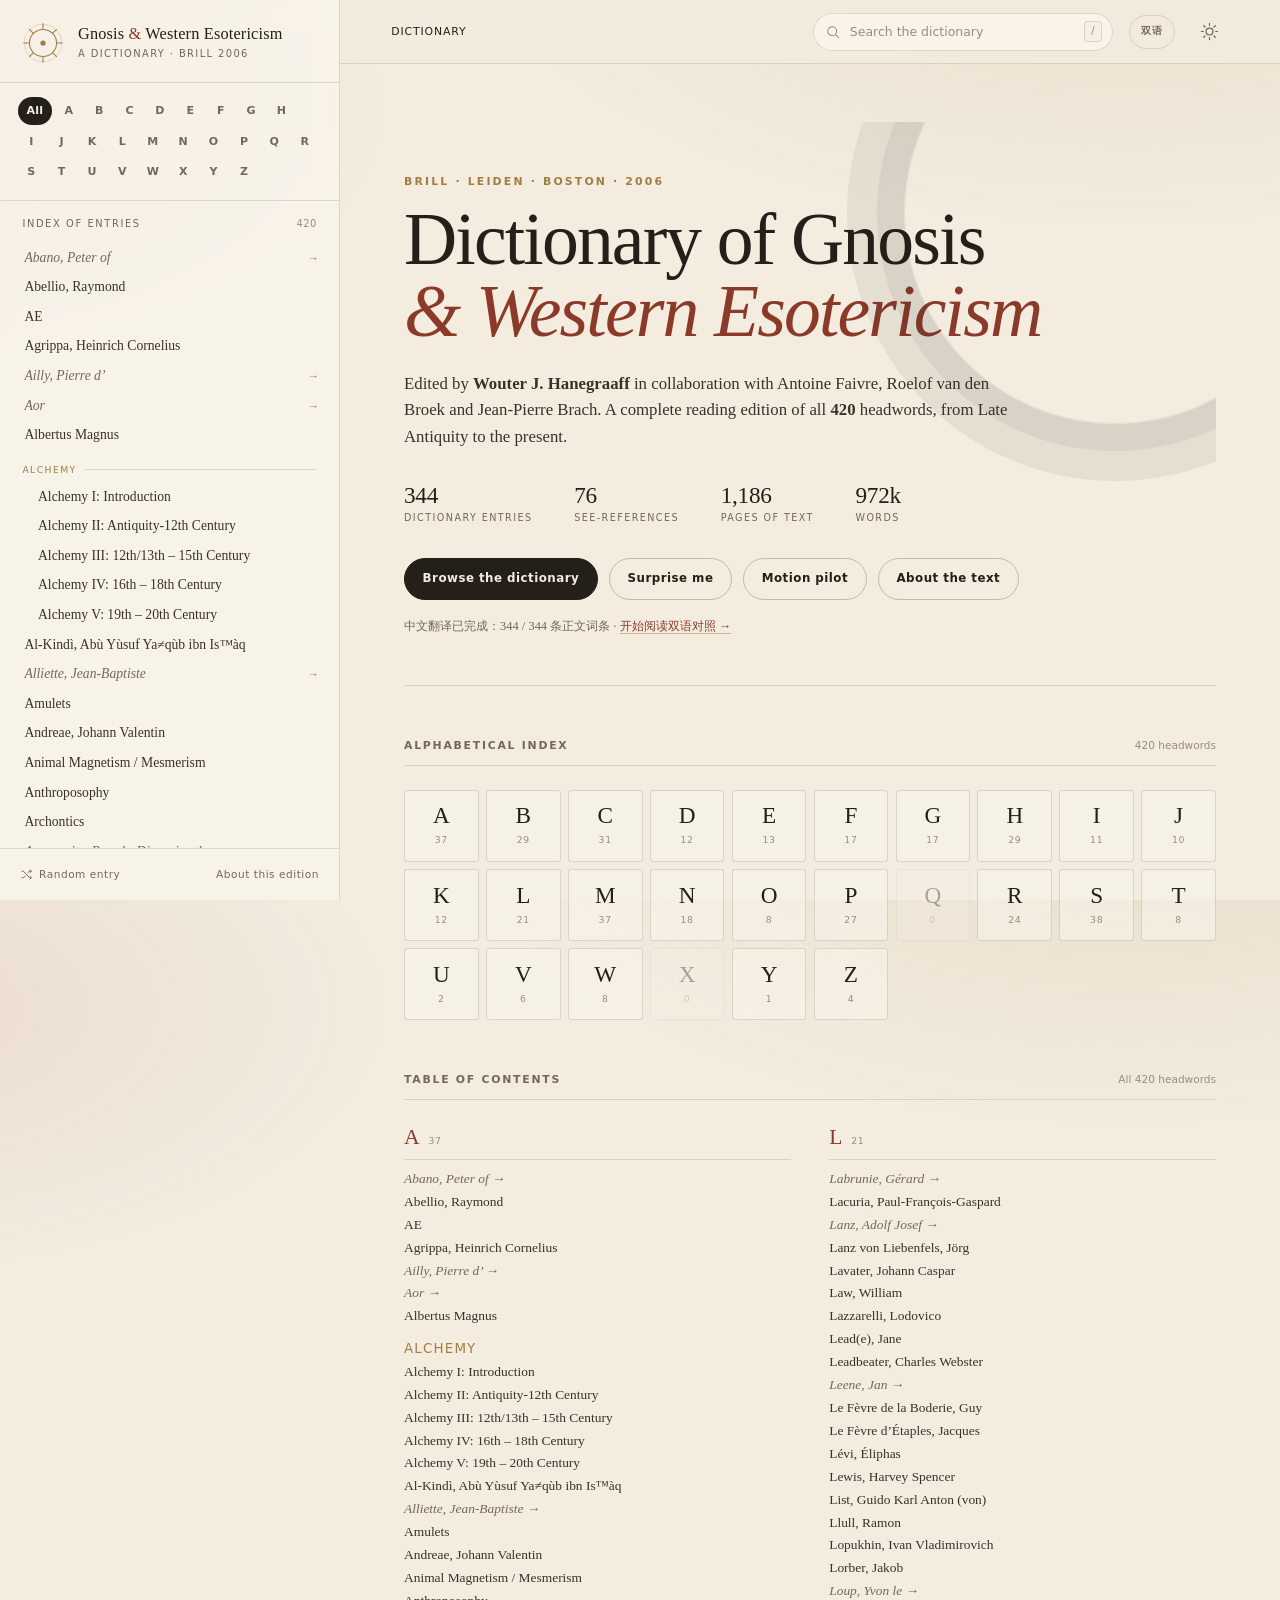
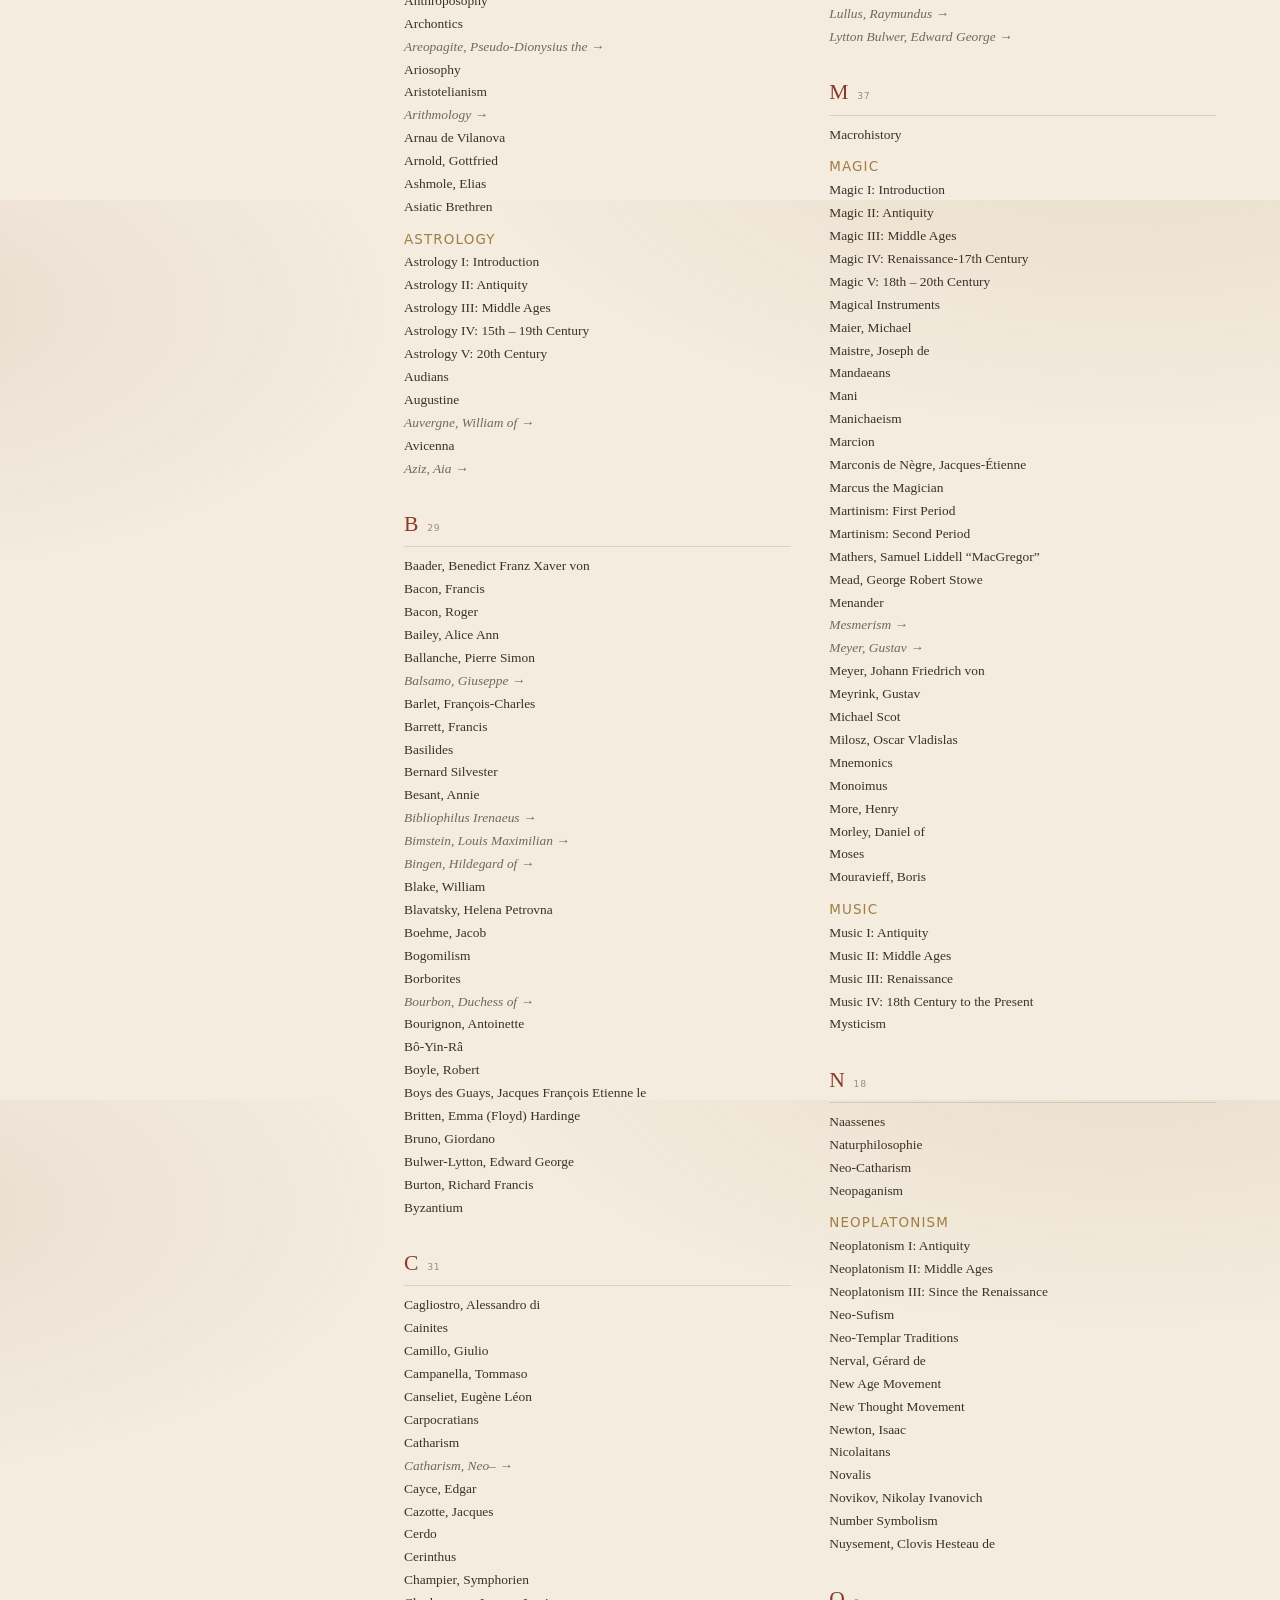
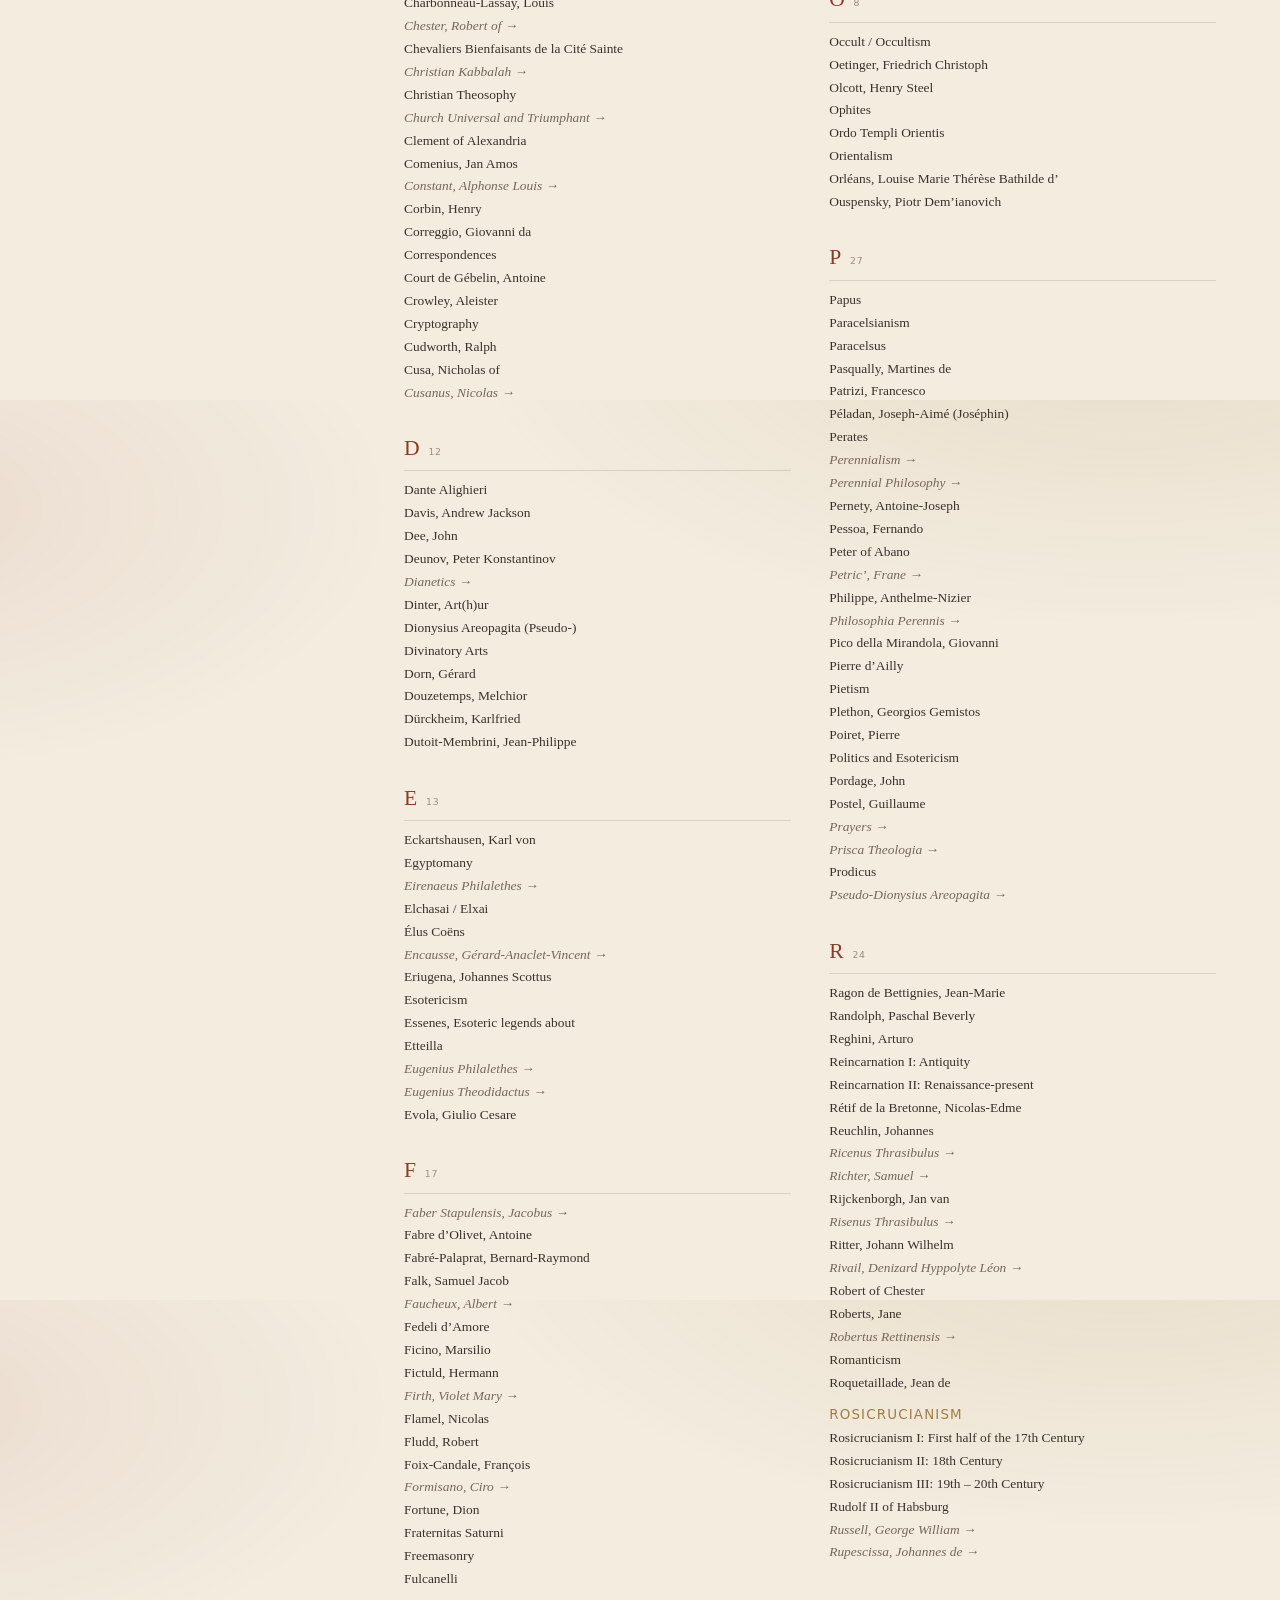
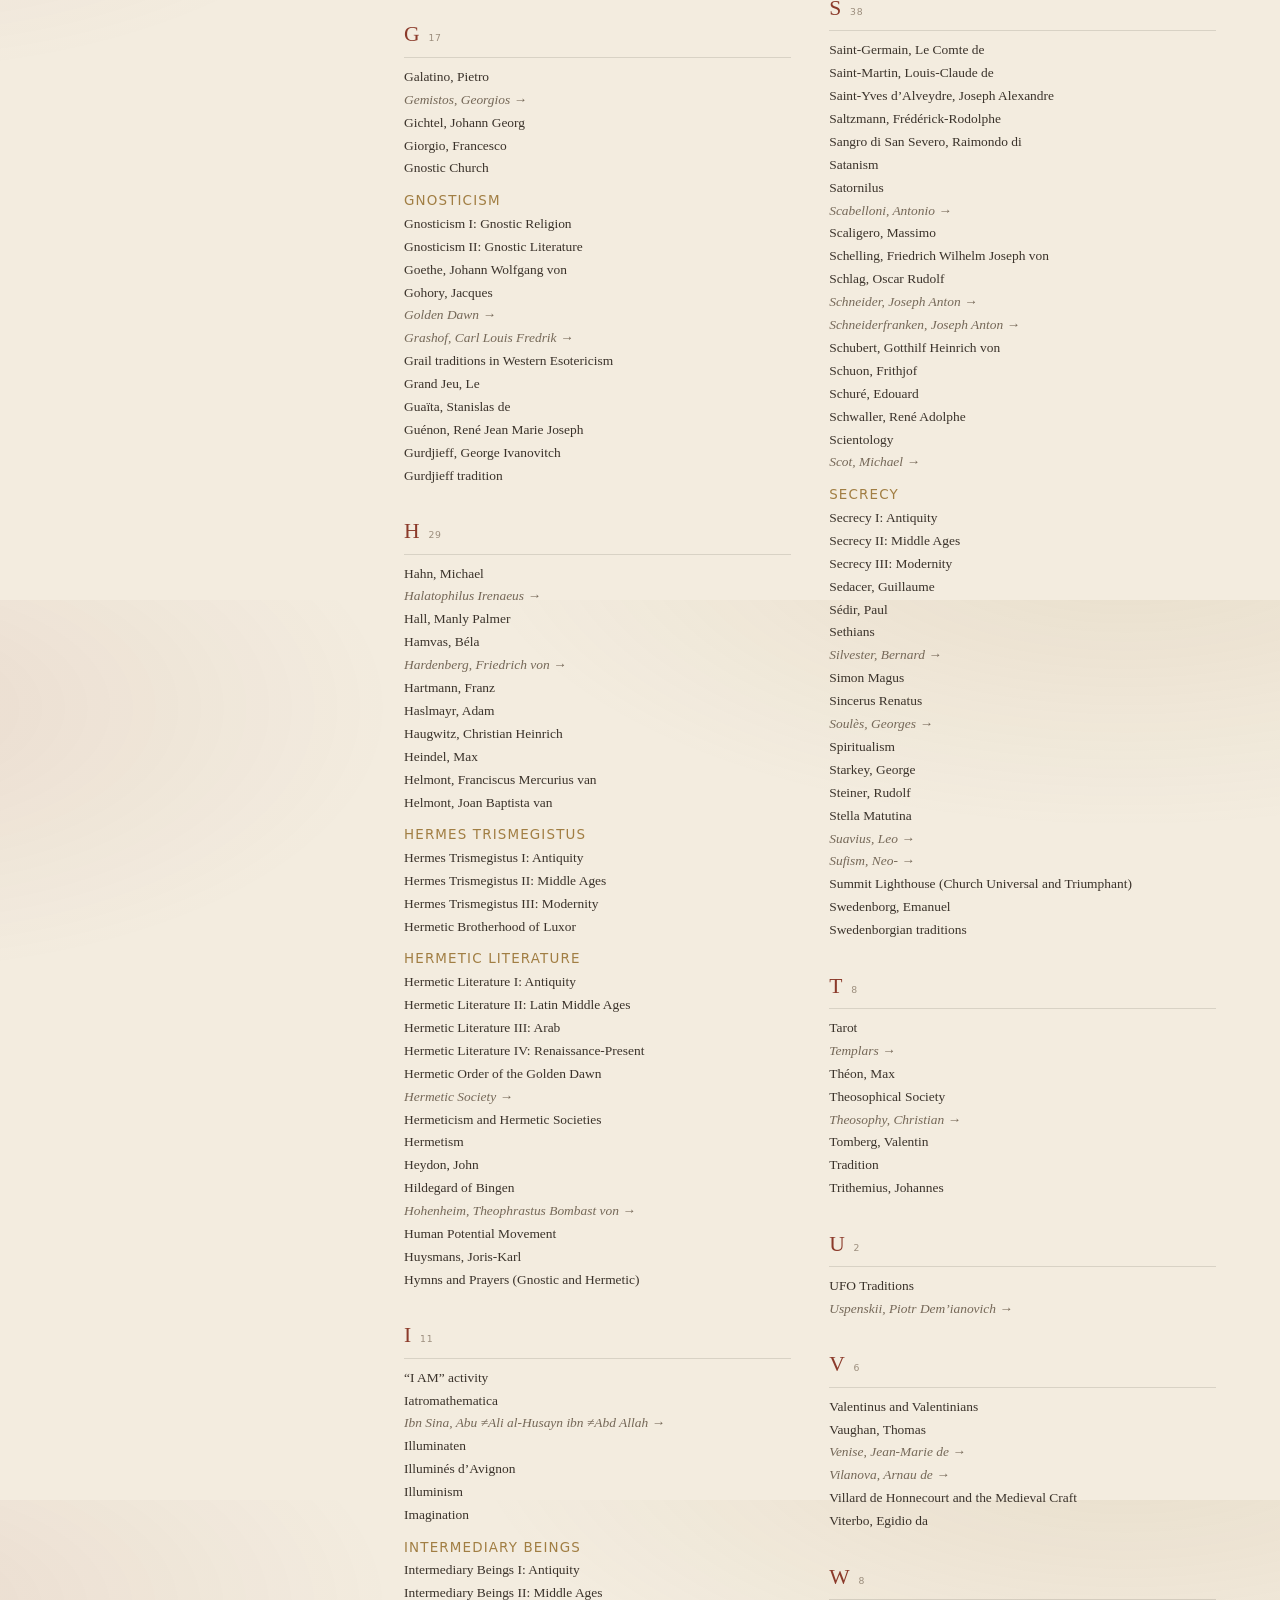
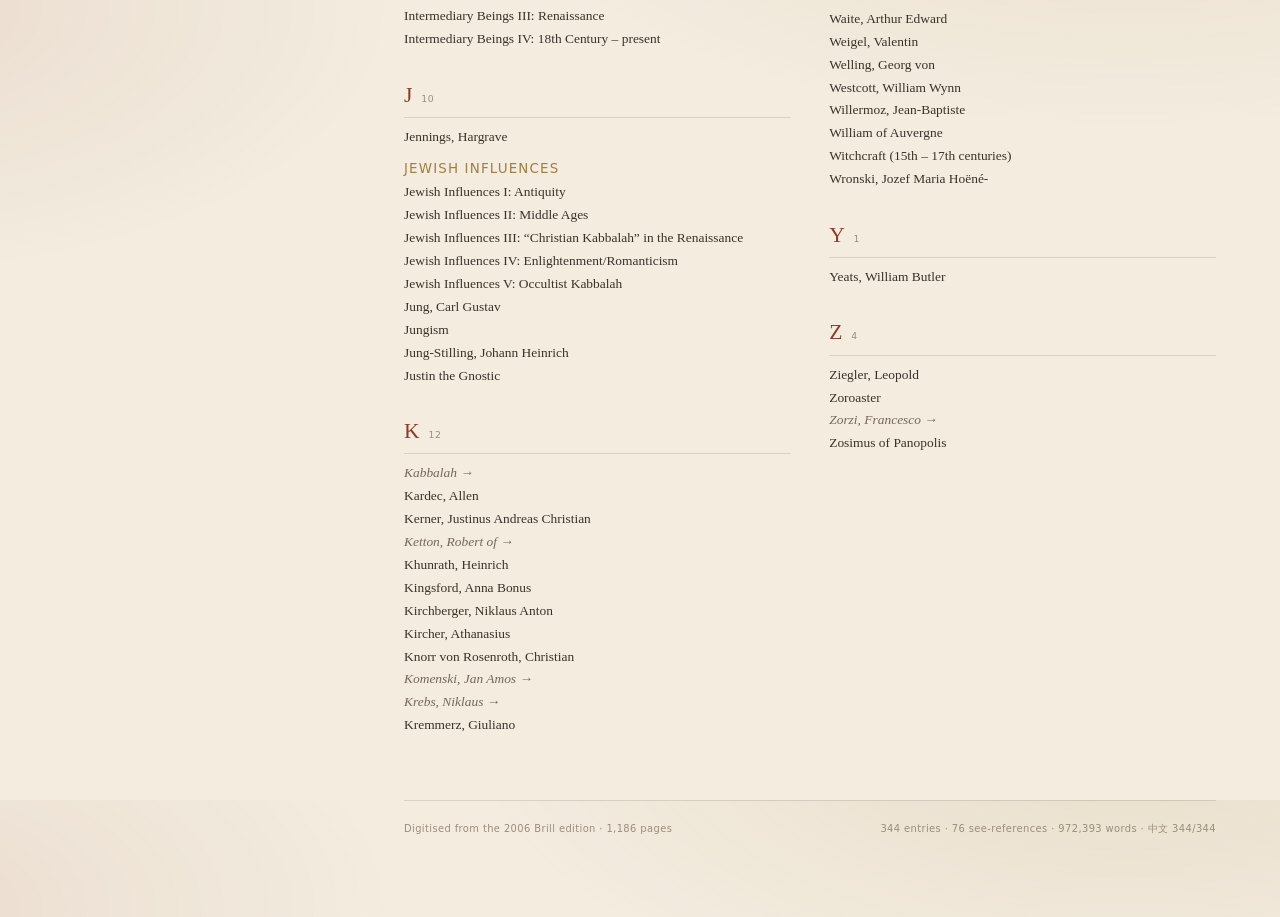
<file: index.html>
<!doctype html>
<html lang="en" data-theme="light">
<head>
<meta charset="utf-8">
<meta name="viewport" content="width=device-width, initial-scale=1">
<title>Dictionary of Gnosis &amp; Western Esotericism</title>
<meta name="description" content="A complete digital edition of the Dictionary of Gnosis & Western Esotericism, edited by Wouter J. Hanegraaff (Brill, 2006).">
<link rel="icon" href="assets/favicon.svg" type="image/svg+xml">
<link rel="stylesheet" href="assets/style.css">
</head>
<body>
<a class="skip-link" href="#main">Skip to content</a>

<div class="app">
  <aside class="sidebar" id="sidebar" aria-label="Dictionary index">
    <a class="brand" href="#/" aria-label="Home">
      <svg class="brand-mark" viewBox="0 0 48 48" aria-hidden="true">
        <circle cx="24" cy="24" r="15.5" fill="none" stroke="currentColor" stroke-width="1.2"/>
        <circle cx="24" cy="24" r="3" fill="currentColor"/>
        <g stroke="currentColor" stroke-width="1.2" stroke-linecap="round">
          <path d="M24 2v6M24 40v6M2 24h6M40 24h6"/>
          <path d="M8.5 8.5l4.3 4.3M35.2 35.2l4.3 4.3M39.5 8.5l-4.3 4.3M12.8 35.2l-4.3 4.3"/>
        </g>
        <circle cx="24" cy="24" r="21.5" fill="none" stroke="currentColor" stroke-width=".6" opacity=".45"/>
      </svg>
      <span class="brand-text">
        <span class="brand-title">Gnosis <i>&amp;</i> Western Esotericism</span>
        <span class="brand-sub">A Dictionary · Brill 2006</span>
      </span>
    </a>

    <div class="sidebar-scroll">
      <div class="alpha-rail" id="alphaRail" role="group" aria-label="Filter by letter"></div>
      <div class="index-head">
        <span>Index of entries</span>
        <span id="indexCount" class="index-count"></span>
      </div>
      <nav class="entry-list" id="entryList" aria-label="Dictionary entries"></nav>
    </div>

    <div class="sidebar-foot">
      <button class="foot-link" id="randomBtn" type="button">
        <svg viewBox="0 0 16 16" aria-hidden="true"><path d="M2 4h2.2l7.6 8H14M2 12h2.2l2.4-2.5M9.6 5.6L11.8 4H14" fill="none" stroke="currentColor" stroke-width="1.2"/><path d="M12 2.2L14 4l-2 1.8M12 10.2L14 12l-2 1.8" fill="none" stroke="currentColor" stroke-width="1.2"/></svg>
        Random entry
      </button>
      <button class="foot-link" id="aboutBtn" type="button">About this edition</button>
    </div>
  </aside>

  <div class="content">
    <header class="topbar">
      <button class="icon-btn menu-btn" id="menuBtn" type="button" aria-label="Open index">
        <svg viewBox="0 0 20 20" aria-hidden="true"><path d="M3 5h14M3 10h14M3 15h14" stroke="currentColor" stroke-width="1.4" stroke-linecap="round"/></svg>
      </button>
      <nav class="crumbs" id="crumbs" aria-label="Breadcrumb"></nav>
      <div class="search-wrap">
        <svg class="search-icon" viewBox="0 0 20 20" aria-hidden="true"><circle cx="9" cy="9" r="5.5" fill="none" stroke="currentColor" stroke-width="1.3"/><path d="M13.2 13.2L17 17" stroke="currentColor" stroke-width="1.3" stroke-linecap="round"/></svg>
        <input id="searchInput" type="search" autocomplete="off" spellcheck="false" placeholder="Search the dictionary" aria-label="Search the dictionary">
        <kbd class="search-kbd">/</kbd>
        <button class="search-clear" id="clearSearch" type="button" aria-label="Clear search" hidden>&times;</button>
      </div>
      <button class="bi-btn" id="biBtn" type="button" aria-pressed="false" title="Bilingual reading / 双语阅读">双语</button>
      <button class="icon-btn theme-btn" id="themeBtn" type="button" aria-label="Switch colour scheme">
        <svg class="icon-sun" viewBox="0 0 20 20" aria-hidden="true"><circle cx="10" cy="10" r="3.6" fill="none" stroke="currentColor" stroke-width="1.3"/><g stroke="currentColor" stroke-width="1.3" stroke-linecap="round"><path d="M10 1.5v2M10 16.5v2M1.5 10h2M16.5 10h2M3.9 3.9l1.4 1.4M14.7 14.7l1.4 1.4M16.1 3.9l-1.4 1.4M5.3 14.7l-1.4 1.4"/></g></svg>
        <svg class="icon-moon" viewBox="0 0 20 20" aria-hidden="true"><path d="M16.2 12.4A6.8 6.8 0 017.6 3.8a6.8 6.8 0 108.6 8.6z" fill="none" stroke="currentColor" stroke-width="1.3" stroke-linejoin="round"/></svg>
      </button>
    </header>
    <main id="main" tabindex="-1"></main>
  </div>
</div>

<div class="scrim" id="scrim" hidden></div>

<div class="modal" id="aboutModal" hidden>
  <div class="modal-card" role="dialog" aria-modal="true" aria-labelledby="aboutTitle">
    <button class="modal-close" id="aboutClose" type="button" aria-label="Close">&times;</button>
    <p class="eyebrow">About this edition</p>
    <h2 id="aboutTitle">A complete digital dictionary</h2>
    <p>This site reproduces the entries of the <em>Dictionary of Gnosis &amp; Western Esotericism</em>, edited by Wouter J. Hanegraaff in collaboration with Antoine Faivre, Roelof van den Broek and Jean-Pierre Brach (Brill, Leiden &amp; Boston, 2006).</p>
    <div class="about-stats" id="aboutStats"></div>
    <h3>How the text was made</h3>
    <p>Every entry was extracted from the 1,186 pages of the dictionary's text layer, rebuilt from the two-column page layout, and checked against the printed <em>List of Entries</em>. Running heads and page numbers are omitted; the wording, bibliographies and author credits are kept in full.</p>
    <p class="note">The source PDF uses legacy fonts for some Arabic, Greek and Hebrew transliterations. A few glyphs in the extracted text may therefore appear as unusual characters (for example <span class="mono">≠</span> or <span class="mono">™</span>). They are preserved rather than silently guessed at.</p>
    <h3>Coverage</h3>
    <p id="aboutCoverage"></p>
    <p class="note">This edition is published with the authorization of the repository owner. The text remains the copyright of Koninklijke Brill NV and the individual contributors.</p>
  </div>
</div>

<div class="loader" id="loader">
  <div class="loader-mark">
    <svg viewBox="0 0 48 48" aria-hidden="true"><circle cx="24" cy="24" r="15.5" fill="none" stroke="currentColor" stroke-width="1.2"/><circle cx="24" cy="24" r="3" fill="currentColor"/><g stroke="currentColor" stroke-width="1.2" stroke-linecap="round"><path d="M24 2v6M24 40v6M2 24h6M40 24h6"/></g></svg>
  </div>
  <p>Opening the dictionary&hellip;</p>
</div>

<script src="data/entries.js"></script>
<script src="assets/app.js"></script>
</body>
</html>
</file>
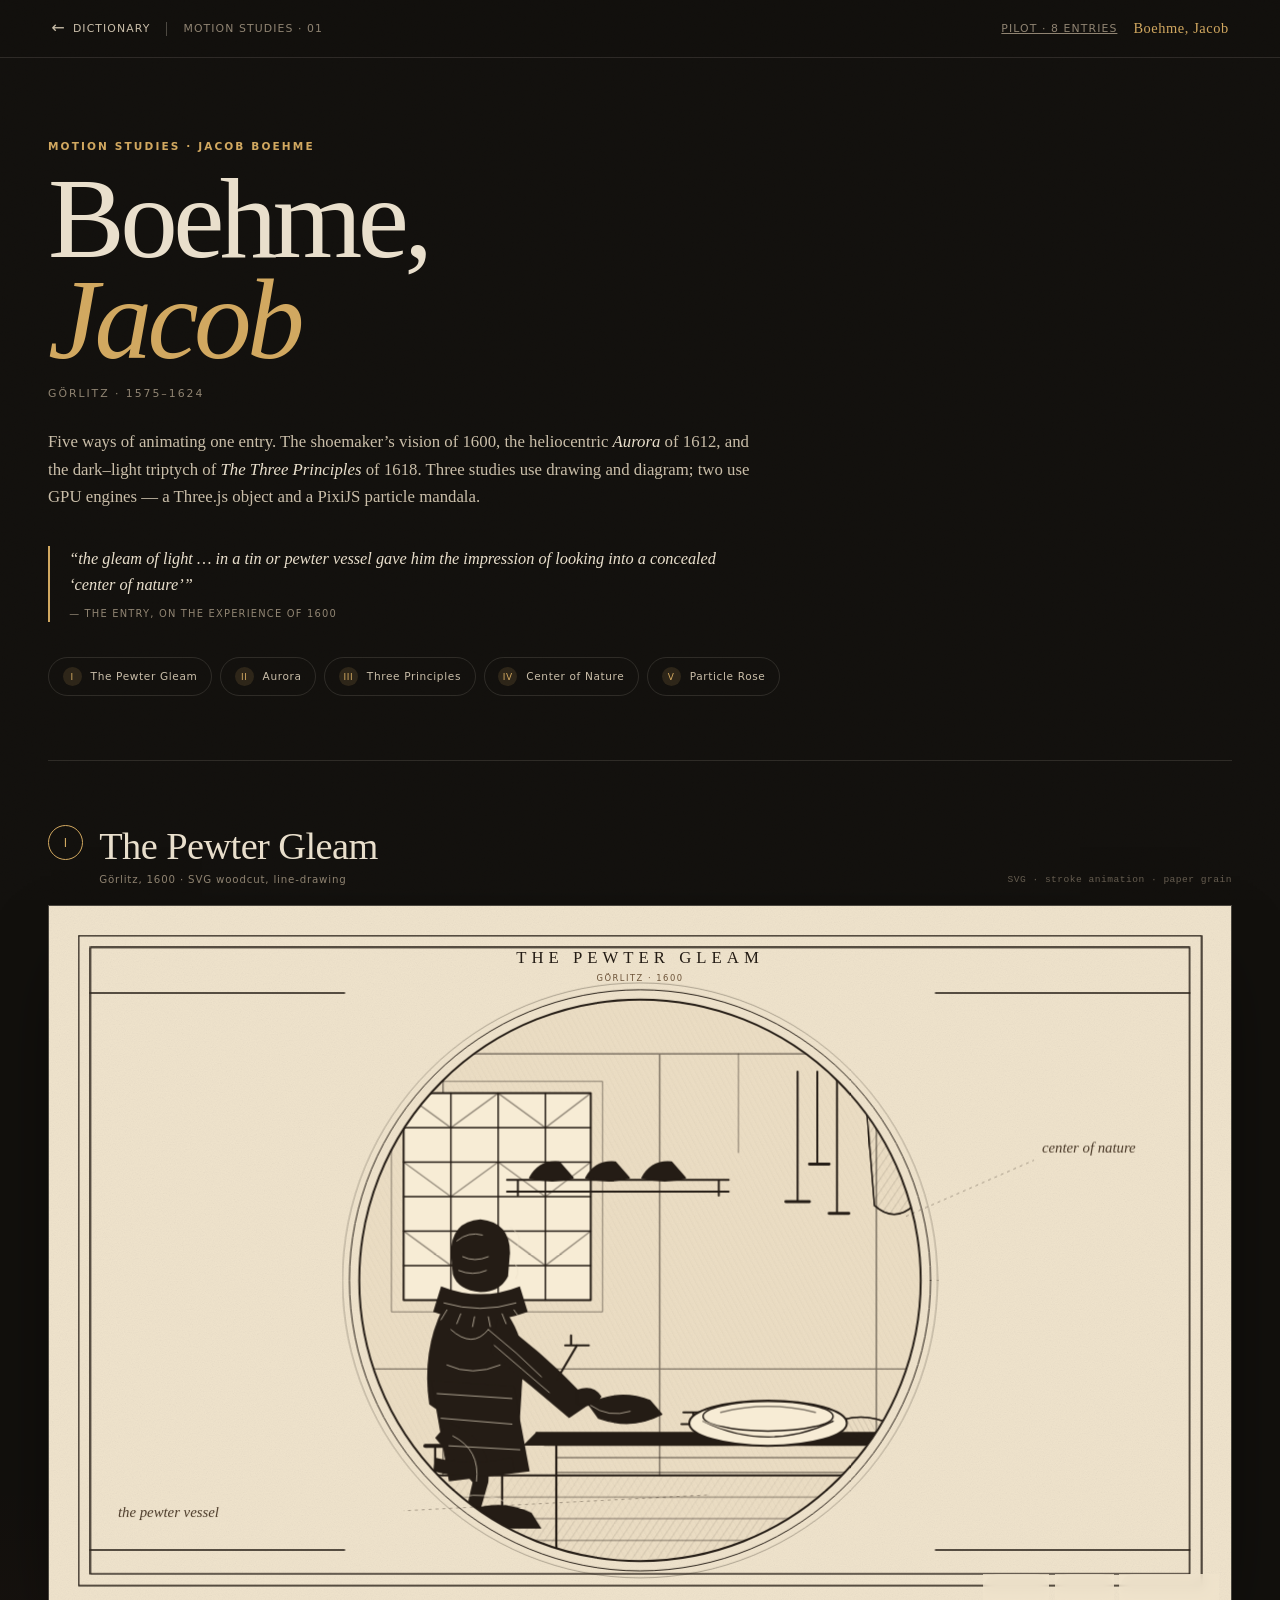
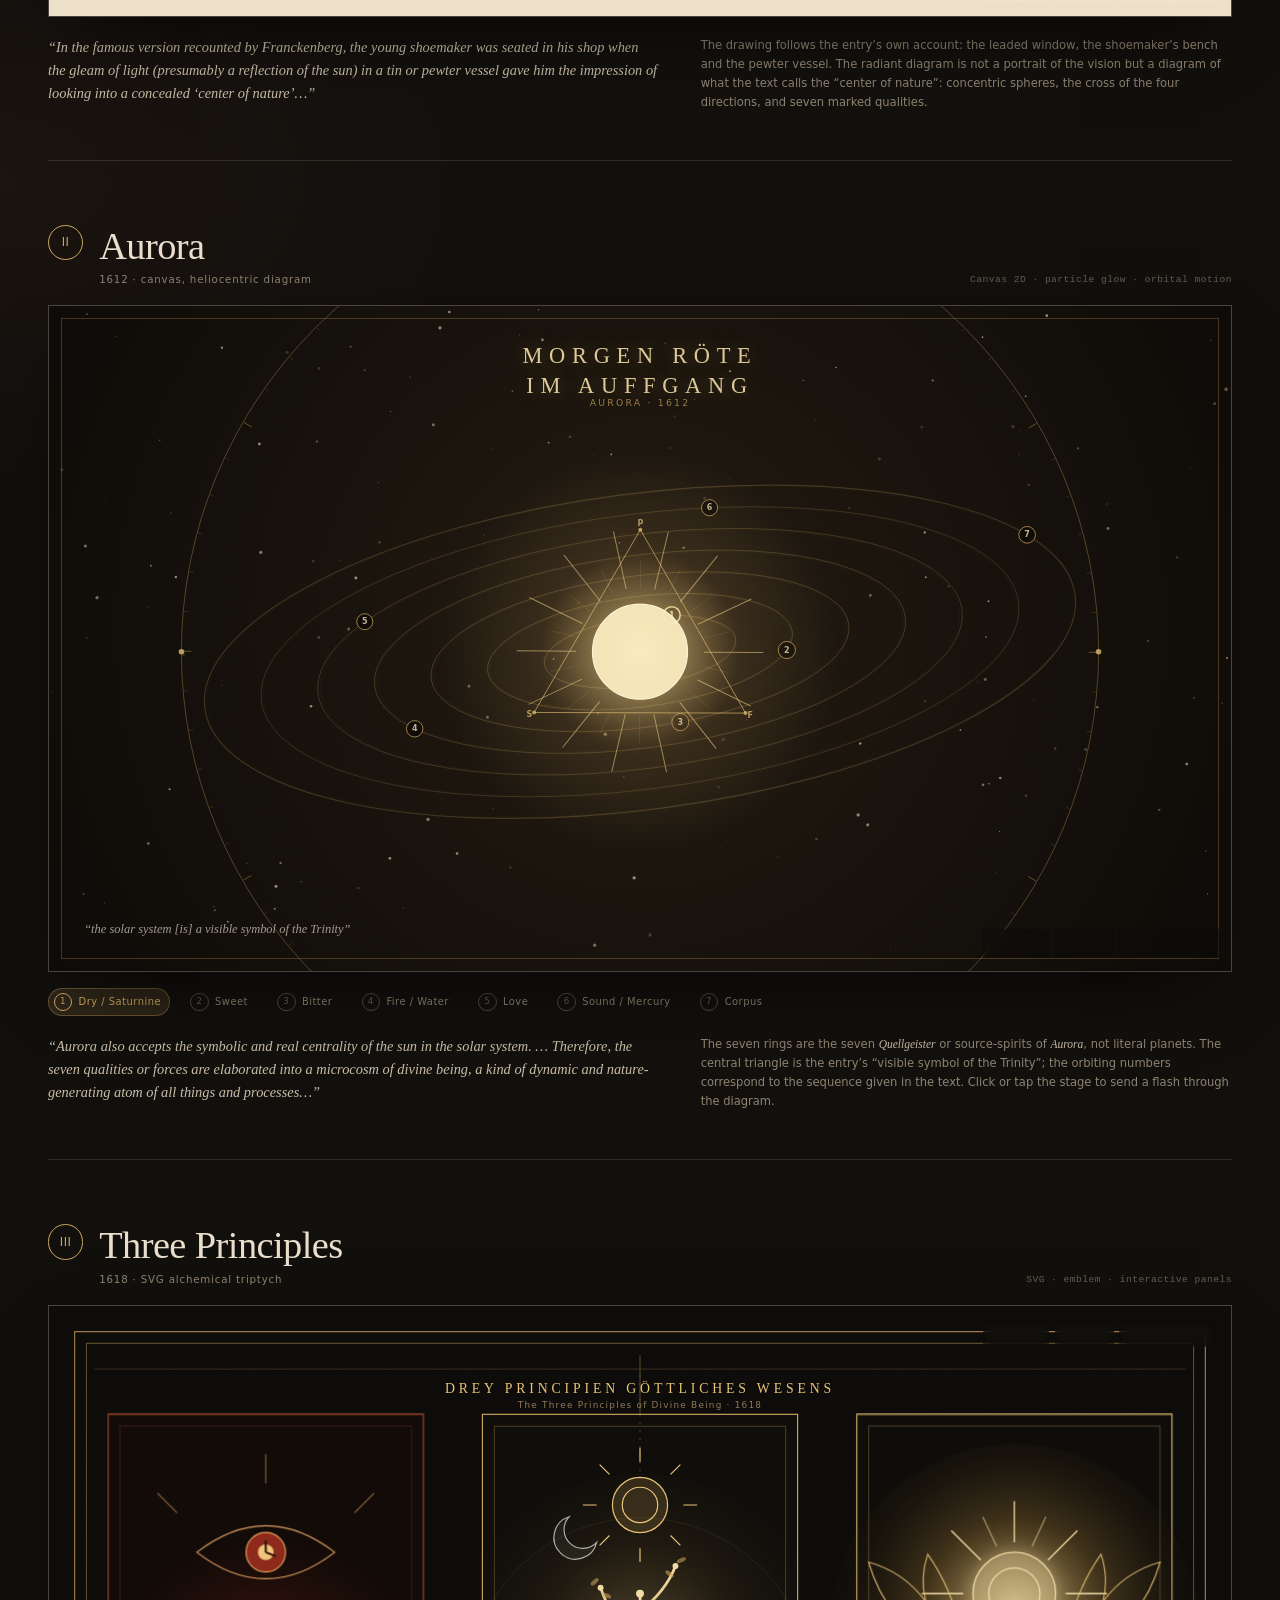
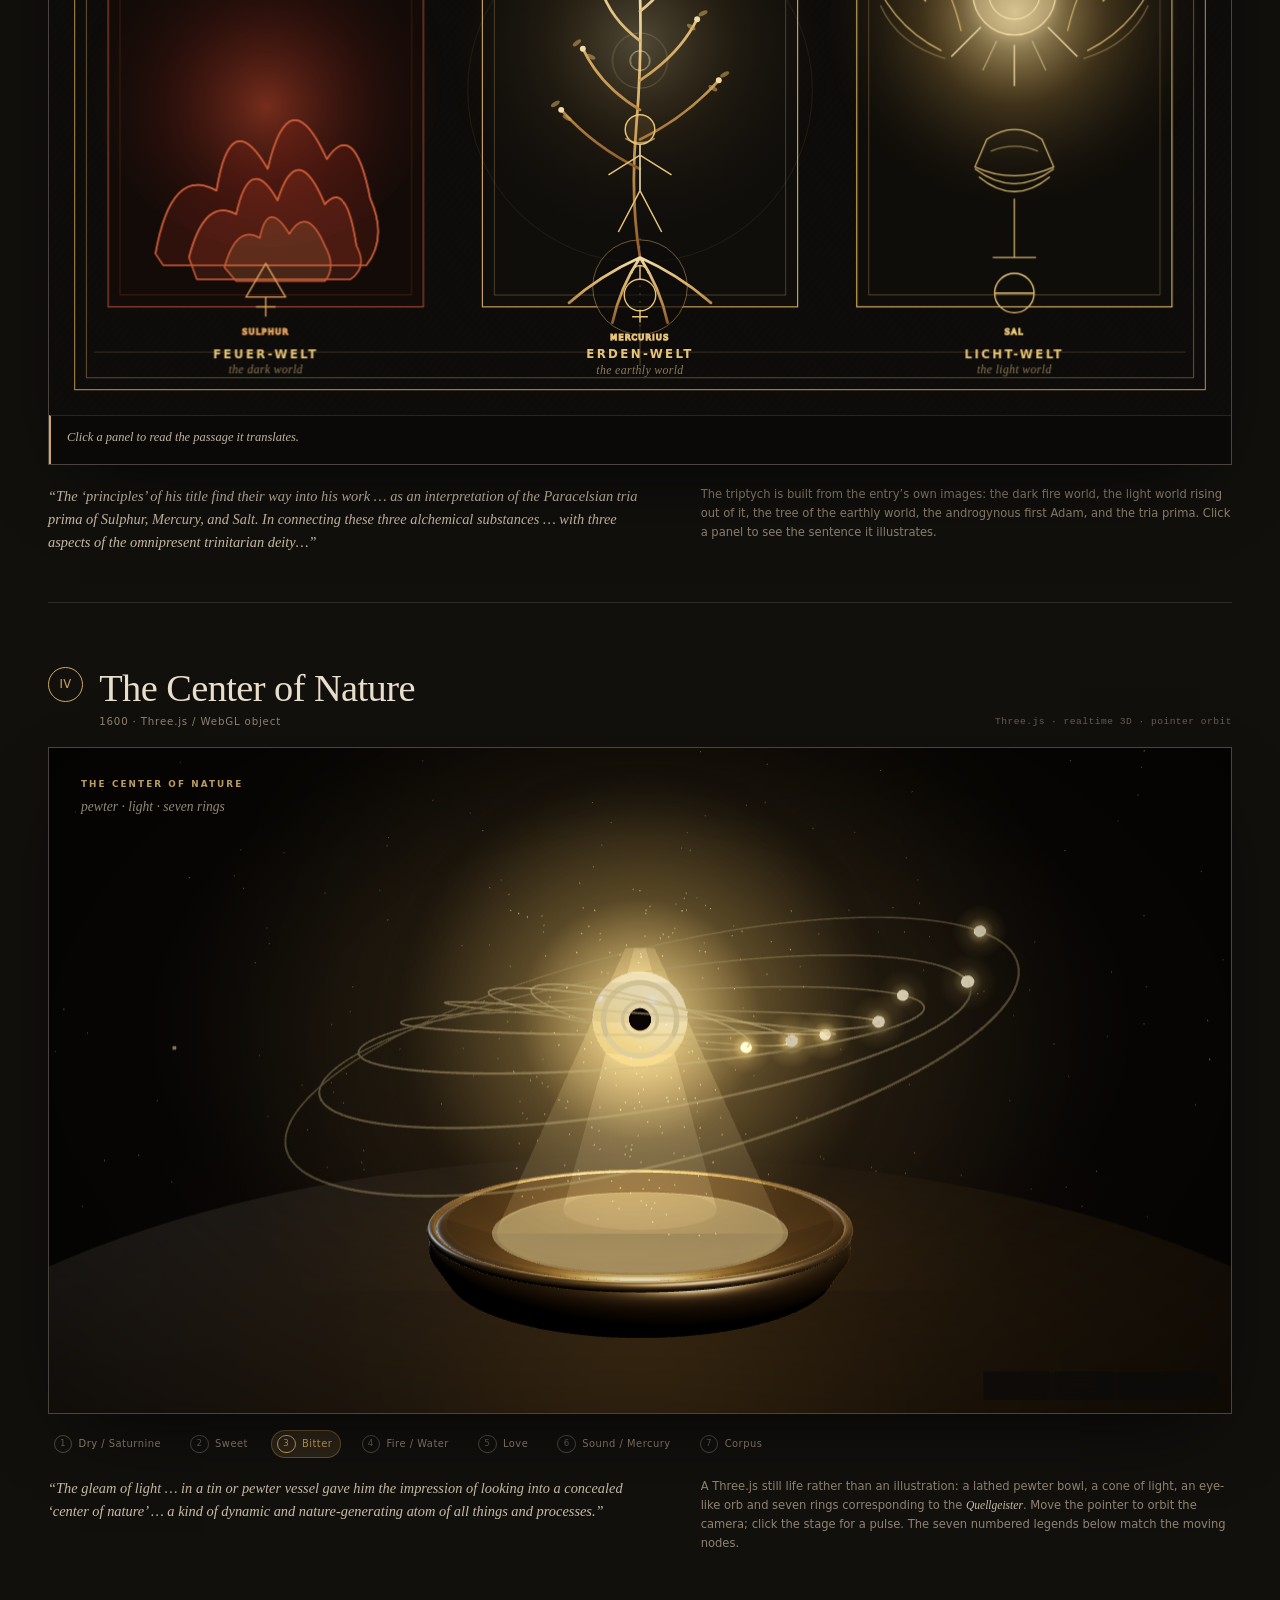
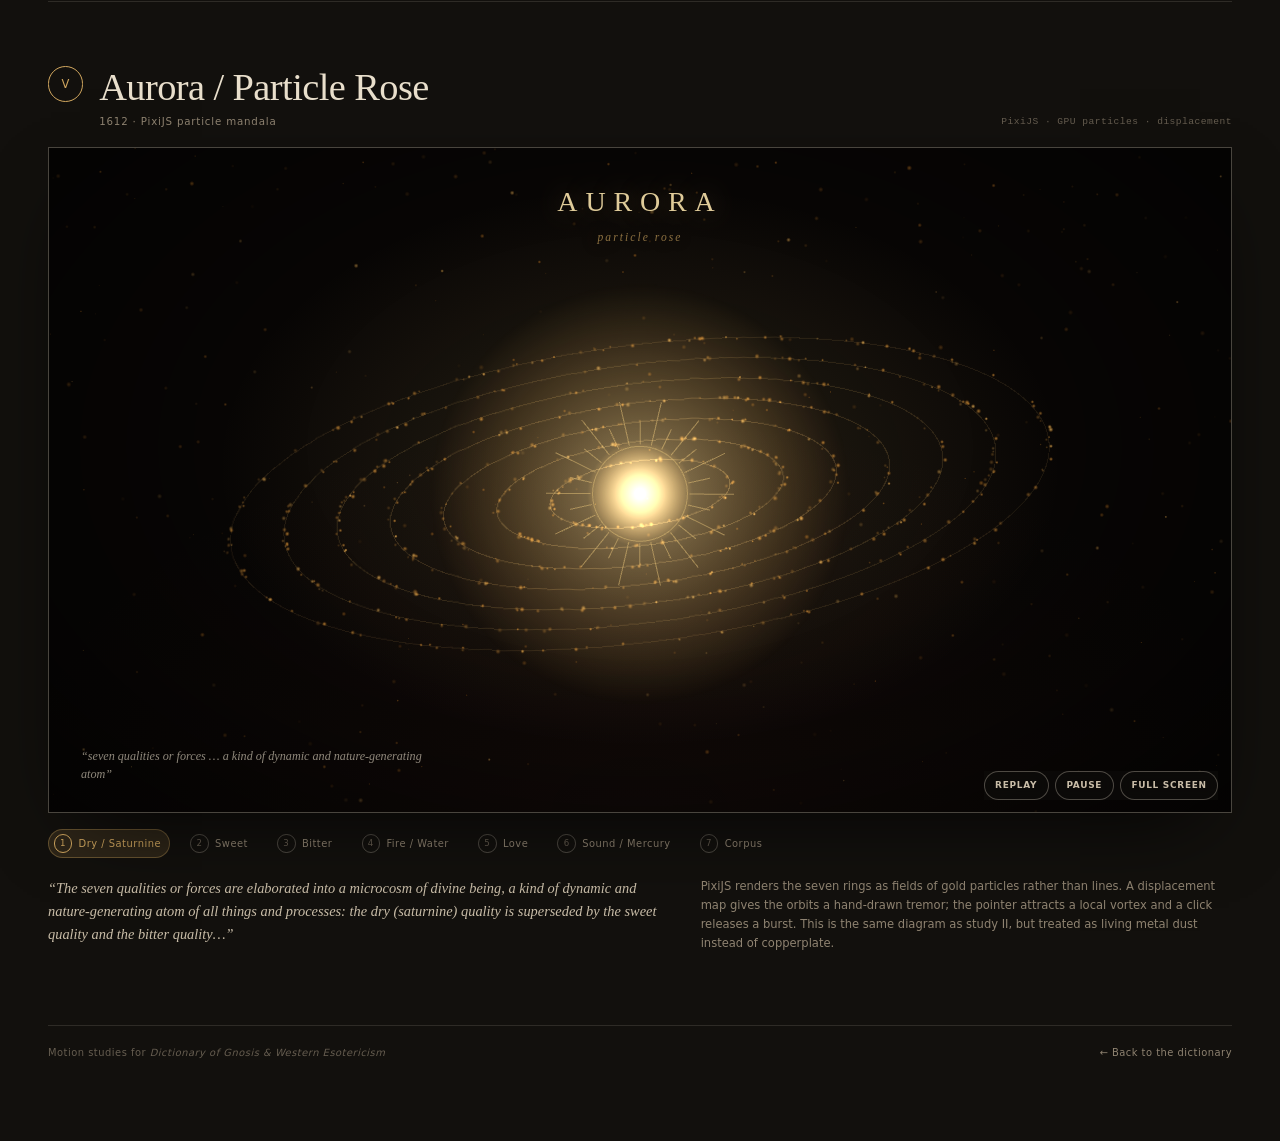
<file: motion/boehme/index.html>
<!doctype html>
<html lang="en">
<head>
<meta charset="utf-8">
<meta name="viewport" content="width=device-width, initial-scale=1">
<title>Boehme, Jacob — Motion Studies</title>
<meta name="description" content="Five animated studies for the entry on Jacob Boehme: a woodcut vision, an Aurora cosmological diagram, a Three Principles triptych, a Three.js center of nature, and a PixiJS particle rose.">
<link rel="icon" href="../../assets/favicon.svg" type="image/svg+xml">
<link rel="stylesheet" href="motion.css">
</head>
<body>
<div class="grain" aria-hidden="true"></div>

<header class="topbar">
  <a class="back" href="../../index.html">
    <span class="back-arrow">←</span>
    <span>Dictionary</span>
  </a>
  <span class="topbar-rule"></span>
  <span class="topbar-label">Motion studies · 01</span>
  <a class="topbar-link" href="../pilot/">Pilot · 8 entries</a>
  <a class="topbar-entry" href="../../index.html#/entry/boehme-jacob">Boehme, Jacob</a>
</header>

<main class="shell">

  <section class="hero">
    <p class="eyebrow">Motion studies · Jacob Boehme</p>
    <h1>Boehme,<br><em>Jacob</em></h1>
    <p class="dates">Görlitz · 1575–1624</p>
    <p class="lede">Five ways of animating one entry. The shoemaker’s vision of 1600, the heliocentric <em>Aurora</em> of 1612, and the dark–light triptych of <em>The Three Principles</em> of 1618. Three studies use drawing and diagram; two use GPU engines — a Three.js object and a PixiJS particle mandala.</p>
    <blockquote class="hero-quote">
      “the gleam of light … in a tin or pewter vessel gave him the impression of looking into a concealed ‘center of nature’”
      <cite>— the entry, on the experience of 1600</cite>
    </blockquote>
    <nav class="study-nav" aria-label="Studies">
      <a href="#pewter"><span>I</span> The Pewter Gleam</a>
      <a href="#aurora"><span>II</span> Aurora</a>
      <a href="#principles"><span>III</span> Three Principles</a>
      <a href="#three"><span>IV</span> Center of Nature</a>
      <a href="#pixi"><span>V</span> Particle Rose</a>
    </nav>
  </section>

  <!-- ============================================================
       I. THE PEWTER GLEAM
       ============================================================ -->
  <section class="study" id="pewter">
    <header class="study-head">
      <div class="study-title">
        <span class="numeral">I</span>
        <div>
          <h2>The Pewter Gleam</h2>
          <p>Görlitz, 1600 · SVG woodcut, line-drawing</p>
        </div>
      </div>
      <p class="medium">SVG · stroke animation · paper grain</p>
    </header>

    <div class="stage-wrap">
      <div class="stage woodcut-stage is-playing" id="woodcutStage">
        <svg class="woodcut" viewBox="0 0 1200 720" role="img" aria-label="A woodcut-style emblem of a shoemaker's workshop in Görlitz, 1600. Inside a circular plate, light falls from a leaded window onto a pewter vessel and opens into a radiant rose of the center of nature.">
          <defs>
            <filter id="paper-grain" x="0" y="0" width="100%" height="100%">
              <feTurbulence type="fractalNoise" baseFrequency=".85" numOctaves="3" seed="12" result="noise"/>
              <feColorMatrix in="noise" type="saturate" values="0"/>
              <feComponentTransfer><feFuncA type="linear" slope=".16"/></feComponentTransfer>
            </filter>
            <filter id="wobble" x="-2%" y="-2%" width="104%" height="104%">
              <feTurbulence type="fractalNoise" baseFrequency=".012" numOctaves="2" seed="4" result="n"/>
              <feDisplacementMap in="SourceGraphic" in2="n" scale="2.1" xChannelSelector="R" yChannelSelector="G"/>
            </filter>
            <pattern id="hatch" width="7" height="7" patternUnits="userSpaceOnUse" patternTransform="rotate(34)">
              <line x1="0" y1="0" x2="0" y2="7" stroke="#241c15" stroke-width=".65" opacity=".8"/>
            </pattern>
            <pattern id="hatch2" width="5" height="5" patternUnits="userSpaceOnUse" patternTransform="rotate(-28)">
              <line x1="0" y1="0" x2="0" y2="5" stroke="#241c15" stroke-width=".55" opacity=".65"/>
            </pattern>
            <linearGradient id="beamGrad" x1="0" y1="0" x2="0" y2="1">
              <stop offset="0" stop-color="#f3cf82" stop-opacity=".7"/>
              <stop offset="1" stop-color="#f3cf82" stop-opacity="0"/>
            </linearGradient>
            <radialGradient id="visionGrad" cx="50%" cy="50%" r="50%">
              <stop offset="0" stop-color="#f7e6b4" stop-opacity=".85"/>
              <stop offset=".42" stop-color="#e3b85f" stop-opacity=".25"/>
              <stop offset="1" stop-color="#e3b85f" stop-opacity="0"/>
            </radialGradient>
            <radialGradient id="visionFade" cx="50%" cy="50%" r="50%">
              <stop offset="0" stop-color="#fff"/>
              <stop offset=".68" stop-color="#fff"/>
              <stop offset="1" stop-color="#000"/>
            </radialGradient>
            <clipPath id="emblemClip"><circle cx="600" cy="380" r="285"/></clipPath>
            <mask id="visionMask"><circle cx="600" cy="380" r="285" fill="url(#visionFade)"/></mask>
          </defs>

          <rect width="1200" height="720" fill="#efe3cc"/>
          <rect width="1200" height="720" filter="url(#paper-grain)" opacity=".55" style="mix-blend-mode:multiply"/>

          <!-- plate frame and title -->
          <g class="ink" fill="none" stroke="#241c15" stroke-width="1.5" stroke-linecap="round" stroke-linejoin="round">
            <path class="draw" pathLength="1" style="--d:.05s" d="M30 30H1170V690H30Z"/>
            <path class="draw" pathLength="1" style="--d:.1s" d="M42 42H1158V678H42Z"/>
            <path class="draw" pathLength="1" style="--d:.18s" d="M42 88H300M900 88H1158"/>
            <path class="draw" pathLength="1" style="--d:.82s" d="M42 654H300M900 654H1158"/>
          </g>
          <text x="600" y="58" text-anchor="middle" class="plate-title">THE PEWTER GLEAM</text>
          <text x="600" y="76" text-anchor="middle" class="plate-sub">GÖRLITZ · 1600</text>

          <!-- circular scene -->
          <g clip-path="url(#emblemClip)">
            <rect x="315" y="95" width="570" height="570" fill="#e8d7ba" opacity=".42"/>
            <rect x="315" y="95" width="570" height="570" fill="url(#hatch2)" opacity=".17"/>
            <rect x="315" y="578" width="570" height="87" fill="url(#hatch)" opacity=".24"/>
            <ellipse cx="650" cy="642" rx="235" ry="20" fill="url(#hatch)" opacity=".22"/>

            <g class="ink" fill="none" stroke="#241c15" stroke-width="1.5" stroke-linecap="round" stroke-linejoin="round">
              <!-- wall timbering -->
              <path d="M330 150H870M330 470H870M400 150V578M620 150V578M840 150V578" opacity=".55"/>
              <path d="M330 578H870M330 600H870M330 622H870M330 644H870" opacity=".35"/>
              <path d="M370 150V250M700 150V250" opacity=".35"/>

              <!-- window -->
              <rect x="360" y="190" width="190" height="210" fill="#f7ecd5" stroke-width="2"/>
              <path d="M360 225H550M360 260H550M360 295H550M360 330H550M360 365H550"/>
              <path d="M408 190V400M456 190V400M504 190V400"/>
              <path d="M360 190L408 225L456 190L504 225L550 190M360 260L408 295L456 260L504 295L550 260M360 330L408 365L456 330L504 365L550 330" opacity=".45"/>
              <rect x="348" y="178" width="214" height="234" stroke-width="1" opacity=".5"/>

              <!-- shelf and shoes -->
              <path d="M465 278H690M465 290H690M476 278V294M680 278V294" stroke-width="2"/>
              <path d="M488 276Q498 258 518 260L532 276Q512 282 488 276Z" fill="#241c15"/>
              <path d="M545 276Q555 258 575 260L589 276Q569 282 545 276Z" fill="#241c15"/>
              <path d="M602 276Q612 258 632 260L646 276Q626 282 602 276Z" fill="#241c15"/>

              <!-- hanging tools and apron -->
              <path d="M760 168V300M780 168V262M800 168V312" stroke-width="2"/>
              <path d="M748 300H772M772 262H792M792 312H812" stroke-width="3"/>
              <path d="M828 180Q858 168 888 180L878 304Q858 322 838 304Z" fill="url(#hatch)" opacity=".55"/>
              <path d="M828 180Q858 168 888 180L878 304Q858 322 838 304Z"/>

              <!-- floor / workbench -->
              <path d="M330 578H870" stroke-width="2"/>
              <path d="M495 535H895M503 547H887M515 547V655M875 547V655" stroke-width="2.2"/>
              <path d="M495 535L483 547H907L895 535" fill="#241c15"/>
              <path d="M515 560H875M515 575H875" opacity=".5"/>
              <path d="M515 590V650M875 590V650" opacity=".5"/>

              <!-- stool -->
              <path d="M382 548H470M392 548V635M460 548V635" stroke-width="2.2"/>
              <path d="M382 548H470" stroke-width="4"/>

              <!-- shoemaker silhouette -->
              <g fill="#241c15" stroke="none">
                <path d="M408 353Q408 320 438 318Q468 321 468 352L466 376Q458 392 438 392Q415 390 410 374Z"/>
                <path d="M398 386Q438 402 478 386L486 412Q438 430 390 412Z"/>
                <path d="M400 408Q378 452 386 506L428 535L478 522L482 456Q476 422 455 402Z"/>
                <path d="M388 482L472 488L488 574L406 584Z"/>
                <path d="M455 420Q500 452 538 492L550 505L528 520L490 488L448 454Z"/>
                <path d="M405 525Q450 540 446 585L436 620L422 620L430 585L392 540Z"/>
                <path d="M430 612Q462 602 490 616L500 632L420 632Z"/>
                <path d="M392 560Q430 570 470 560L472 574Q430 584 390 574Z"/>
              </g>

              <!-- paper lines on the silhouette -->
              <g fill="none" stroke="#efe3cc" stroke-width=".9" opacity=".75">
                <path d="M414 340Q426 330 440 334M420 356Q432 362 446 356M416 370Q430 376 444 370"/>
                <path d="M401 403Q438 414 474 403M404 410L398 420M418 414L414 424M432 417L430 427M446 417L448 427M460 414L464 424M472 410L479 420"/>
                <path d="M408 430Q430 450 446 430M404 466Q430 478 458 466"/>
                <path d="M394 495L470 500M398 520L470 526M406 548L478 552"/>
                <path d="M446 430Q476 454 500 478M452 446Q480 470 508 494"/>
                <path d="M410 538Q438 552 434 584M418 600Q444 594 466 606"/>
                <path d="M468 326Q482 334 476 346M470 360Q480 368 474 378"/>
              </g>

              <!-- hands and shoe on the last -->
              <path d="M536 492Q552 486 560 498Q554 510 536 506Z" fill="#241c15"/>
              <path d="M548 506Q578 490 610 502L622 516Q592 532 558 520Z" fill="#241c15"/>
              <path d="M550 507Q568 520 590 513" stroke="#efe3cc" stroke-width=".9" opacity=".7"/>
              <path d="M516 480L536 446M524 446H548M530 446V436" stroke-width="2.2"/>

              <!-- tools on the bench -->
              <path d="M642 526L682 526M654 526V514M644 514H664" stroke-width="2"/>
              <path d="M710 520L740 510M710 520L704 530" stroke-width="1.8"/>
              <path d="M790 528Q820 512 850 524L860 536Q830 548 800 538Z" fill="url(#hatch2)" opacity=".5"/>
              <path d="M790 528Q820 512 850 524L860 536Q830 548 800 538Z"/>

              <!-- pewter basin -->
              <ellipse cx="730" cy="525" rx="80" ry="23" fill="#f7ecd5" stroke="#241c15" stroke-width="2"/>
              <ellipse cx="730" cy="518" rx="66" ry="15"/>
              <path d="M664 523Q730 555 796 523"/>
              <path d="M682 514Q730 502 778 514" opacity=".55"/>
              <path d="M664 523Q700 538 736 538" stroke="#efe3cc" stroke-width="2" opacity=".6"/>
            </g>

            <!-- light beam -->
            <polygon class="beam" points="368,398 548,398 848,535 760,620" fill="url(#beamGrad)"/>
            <polygon class="beam beam-2" points="360,190 550,190 860,500 800,560" fill="url(#beamGrad)" opacity=".22"/>

            <!-- the vision rose -->
            <g transform="translate(730 525)">
              <circle r="270" fill="url(#visionGrad)" class="vision-halo"/>
              <g class="vision">
                <g class="vision-spin">
                  <circle r="58" class="v-line"/>
                  <circle r="102" class="v-line"/>
                  <circle r="150" class="v-line"/>
                  <circle r="200" class="v-line"/>
                  <circle r="252" class="v-line v-faint"/>
                  <g class="vision-petals" fill="none" stroke="#b8863b" stroke-width="1.3" opacity=".95">
                    <ellipse cy="-84" rx="18" ry="58"/>
                    <ellipse cy="-84" rx="18" ry="58" transform="rotate(51.4)"/>
                    <ellipse cy="-84" rx="18" ry="58" transform="rotate(102.8)"/>
                    <ellipse cy="-84" rx="18" ry="58" transform="rotate(154.2)"/>
                    <ellipse cy="-84" rx="18" ry="58" transform="rotate(205.6)"/>
                    <ellipse cy="-84" rx="18" ry="58" transform="rotate(257)"/>
                    <ellipse cy="-84" rx="18" ry="58" transform="rotate(308.4)"/>
                  </g>
                  <g class="vision-rays">
                    <path class="v-line" d="M0 -58V-252M0 58V252M-58 0H-252M58 0H252"/>
                    <path class="v-line v-faint" d="M41 -41L178 -178M-41 41L-178 178M41 41L178 178M-41 -41L-178 -178"/>
                    <path class="v-line v-faint" d="M22 -54L110 -270M-22 54L-110 270M54 22L270 110M-54 -22L-270 -110"/>
                  </g>
                  <g class="vision-stars" fill="#b8863b" stroke="none">
                    <circle cx="0" cy="-200" r="2.5"/><circle cx="0" cy="200" r="2.5"/>
                    <circle cx="200" cy="0" r="2.5"/><circle cx="-200" cy="0" r="2.5"/>
                    <circle cx="142" cy="-142" r="2.5"/><circle cx="-142" cy="142" r="2.5"/>
                    <circle cx="142" cy="142" r="2.5"/><circle cx="-142" cy="-142" r="2.5"/>
                  </g>
                </g>
                <circle r="34" class="v-line v-gold"/>
                <g class="vision-eye">
                  <path d="M-48 0Q0 -30 48 0Q0 30 -48 0Z" fill="none" stroke="#b8863b" stroke-width="1.6"/>
                  <circle r="12" fill="#b8863b" stroke="none"/>
                  <circle r="5" fill="#2b2119" stroke="none"/>
                </g>
                <g class="vision-nodes">
                  <g transform="translate(0 -150)"><circle r="12"/><text y="4">1</text></g>
                  <g transform="translate(116 -95)"><circle r="12"/><text y="4">2</text></g>
                  <g transform="translate(146 36)"><circle r="12"/><text y="4">3</text></g>
                  <g transform="translate(72 132)"><circle r="12"/><text y="4">4</text></g>
                  <g transform="translate(-62 138)"><circle r="12"/><text y="4">5</text></g>
                  <g transform="translate(-144 46)"><circle r="12"/><text y="4">6</text></g>
                  <g transform="translate(-128 -80)"><circle r="12"/><text y="4">7</text></g>
                </g>
              </g>
            </g>
          </g>

          <!-- double plate border -->
          <g class="ink" fill="none" stroke="#241c15" stroke-linecap="round">
            <circle cx="600" cy="380" r="285" stroke-width="2"/>
            <circle cx="600" cy="380" r="295" stroke-width="1"/>
            <circle cx="600" cy="380" r="302" stroke-width=".6" opacity=".55"/>
          </g>

          <!-- annotations -->
          <g class="annotations" fill="#241c15" font-family="Iowan Old Style, Palatino, Georgia, serif">
            <path class="anno-line" d="M870 315L1000 258"/>
            <text x="1008" y="250" class="anno">center of nature</text>
            <path class="anno-line" d="M668 598L360 614"/>
            <text x="70" y="620" class="anno">the pewter vessel</text>
          </g>
        </svg>

        <div class="stage-tools">
          <button type="button" data-act="replay" data-target="woodcutStage">Replay</button>
          <button type="button" data-act="pause" data-target="woodcutStage">Pause</button>
          <button type="button" data-act="full" data-target="woodcutStage">Full screen</button>
        </div>
      </div>
    </div>

    <div class="study-foot">
      <p class="quote">“In the famous version recounted by Franckenberg, the young shoemaker was seated in his shop when the gleam of light (presumably a reflection of the sun) in a tin or pewter vessel gave him the impression of looking into a concealed ‘center of nature’…”</p>
      <p class="note">The drawing follows the entry’s own account: the leaded window, the shoemaker’s bench and the pewter vessel. The radiant diagram is not a portrait of the vision but a diagram of what the text calls the “center of nature”: concentric spheres, the cross of the four directions, and seven marked qualities.</p>
    </div>
  </section>

  <!-- ============================================================
       II. AURORA
       ============================================================ -->
  <section class="study" id="aurora">
    <header class="study-head">
      <div class="study-title">
        <span class="numeral">II</span>
        <div>
          <h2>Aurora</h2>
          <p>1612 · canvas, heliocentric diagram</p>
        </div>
      </div>
      <p class="medium">Canvas 2D · particle glow · orbital motion</p>
    </header>

    <div class="stage-wrap">
      <div class="stage aurora-stage is-playing" id="auroraStage">
        <canvas id="auroraCanvas" aria-label="An animated heliocentric diagram in gold engraving style. Seven concentric orbits carry numbered markers; a sun pulses at the centre inside a triangle of the Trinity; stars twinkle."></canvas>
        <div class="aurora-title">
          <span>Morgen röte</span>
          <span>im auffgang</span>
        </div>
        <div class="aurora-sub">Aurora · 1612</div>
        <div class="aurora-quote">“the solar system [is] a visible symbol of the Trinity”</div>
        <div class="stage-tools">
          <button type="button" data-act="replay" data-target="auroraStage">Replay</button>
          <button type="button" data-act="pause" data-target="auroraStage">Pause</button>
          <button type="button" data-act="full" data-target="auroraStage">Full screen</button>
        </div>
      </div>
    </div>

    <ul class="legend" id="auroraLegend" aria-label="The seven source-spirits">
      <li data-q="1"><span>1</span> Dry / Saturnine</li>
      <li data-q="2"><span>2</span> Sweet</li>
      <li data-q="3"><span>3</span> Bitter</li>
      <li data-q="4"><span>4</span> Fire / Water</li>
      <li data-q="5"><span>5</span> Love</li>
      <li data-q="6"><span>6</span> Sound / Mercury</li>
      <li data-q="7"><span>7</span> Corpus</li>
    </ul>

    <div class="study-foot">
      <p class="quote">“Aurora also accepts the symbolic and real centrality of the sun in the solar system. … Therefore, the seven qualities or forces are elaborated into a microcosm of divine being, a kind of dynamic and nature-generating atom of all things and processes…”</p>
      <p class="note">The seven rings are the seven <em>Quellgeister</em> or source-spirits of <em>Aurora</em>, not literal planets. The central triangle is the entry’s “visible symbol of the Trinity”; the orbiting numbers correspond to the sequence given in the text. Click or tap the stage to send a flash through the diagram.</p>
    </div>
  </section>

  <!-- ============================================================
       III. THREE PRINCIPLES
       ============================================================ -->
  <section class="study" id="principles">
    <header class="study-head">
      <div class="study-title">
        <span class="numeral">III</span>
        <div>
          <h2>Three Principles</h2>
          <p>1618 · SVG alchemical triptych</p>
        </div>
      </div>
      <p class="medium">SVG · emblem · interactive panels</p>
    </header>

    <div class="stage-wrap">
      <div class="stage triptych-stage is-playing" id="triptychStage">
        <svg class="triptych" viewBox="0 0 1200 720" role="img" aria-label="An alchemical triptych: the dark fire world on the left, the earthly world with the tree and the androgynous Adam in the centre, and the light world on the right.">
          <defs>
            <radialGradient id="fireGlow" cx="50%" cy="60%" r="55%">
              <stop offset="0" stop-color="#c84a2d" stop-opacity=".55"/>
              <stop offset=".55" stop-color="#7b2017" stop-opacity=".2"/>
              <stop offset="1" stop-color="#0e0c0a" stop-opacity="0"/>
            </radialGradient>
            <radialGradient id="lightGlow" cx="50%" cy="45%" r="55%">
              <stop offset="0" stop-color="#f6e2a8" stop-opacity=".8"/>
              <stop offset=".45" stop-color="#d3a44f" stop-opacity=".25"/>
              <stop offset="1" stop-color="#0e0c0a" stop-opacity="0"/>
            </radialGradient>
            <linearGradient id="treeGrad" x1="0" y1="1" x2="0" y2="0">
              <stop offset="0" stop-color="#8e5b2a"/>
              <stop offset=".5" stop-color="#d2a65c"/>
              <stop offset="1" stop-color="#f2dca6"/>
            </linearGradient>
            <filter id="softGlow" x="-60%" y="-60%" width="220%" height="220%">
              <feGaussianBlur stdDeviation="7" result="b"/>
              <feMerge><feMergeNode in="b"/><feMergeNode in="SourceGraphic"/></feMerge>
            </filter>
            <filter id="tinyGlow" x="-80%" y="-80%" width="260%" height="260%">
              <feGaussianBlur stdDeviation="3" result="b"/>
              <feMerge><feMergeNode in="b"/><feMergeNode in="SourceGraphic"/></feMerge>
            </filter>
            <pattern id="tHatch" width="6" height="6" patternUnits="userSpaceOnUse" patternTransform="rotate(40)">
              <line x1="0" y1="0" x2="0" y2="6" stroke="#d2a65c" stroke-width=".5" opacity=".5"/>
            </pattern>
          </defs>

          <rect width="1200" height="720" fill="#0e0c0a"/>
          <rect width="1200" height="720" fill="url(#tHatch)" opacity=".07"/>

          <!-- frame -->
          <g fill="none" stroke="#c9a05c" stroke-width="1.2" opacity=".75">
            <path d="M26 26H1174V694H26Z"/>
            <path d="M38 38H1162V682H38Z" opacity=".55"/>
            <path d="M600 50V670" opacity=".45"/>
            <path d="M46 64H1154" opacity=".25"/>
            <path d="M46 656H1154" opacity=".25"/>
          </g>

          <!-- left panel: fire world -->
          <g class="panel panel-left" data-title="Feuer-Welt · the dark world" data-quote="“The ‘dark world’ or ‘fire world’, ruled by the wrathful God, is counterpoised with the introspective search for the hidden God manifest in the innermost being of the soul.”">
            <rect x="60" y="110" width="320" height="500" fill="#120b08" stroke="#a34a2e" stroke-width="1.2"/>
            <rect x="72" y="122" width="296" height="476" fill="none" stroke="#a34a2e" stroke-width=".6" opacity=".55"/>
            <circle cx="220" cy="370" r="180" fill="url(#fireGlow)"/>

            <g class="flames" fill="none" stroke="#d2603a" stroke-width="1.5" stroke-linejoin="round">
              <path class="flame flame-a" d="M108 556Q124 466 170 492Q184 404 222 470Q244 376 282 460Q310 418 326 500Q344 540 322 568H116Z" fill="#7b2017" fill-opacity=".28"/>
              <path class="flame flame-b" d="M142 560Q158 498 190 516Q204 452 232 502Q252 438 280 506Q302 480 312 548Q324 570 306 582H150Z" fill="#c84a2d" fill-opacity=".18"/>
              <path class="flame flame-c" d="M178 570Q190 526 214 540Q222 500 244 536Q262 506 280 548Q292 570 280 584H190Z" fill="#e6a15f" fill-opacity=".12"/>
              <path d="M108 556Q124 466 170 492Q184 404 222 470Q244 376 282 460Q310 418 326 500Q344 540 322 568"/>
              <path d="M142 560Q158 498 190 516Q204 452 232 502Q252 438 280 506Q302 480 312 548"/>
            </g>

            <!-- wrathful eye -->
            <g class="eye" fill="none" stroke="#e0a05f" stroke-width="1.2">
              <path d="M150 250Q220 196 290 250Q220 304 150 250Z"/>
              <circle cx="220" cy="250" r="20" fill="#8d2a1c" stroke="#e0a05f"/>
              <circle cx="220" cy="250" r="8" fill="#f0c47a" stroke="none"/>
              <path d="M220 250L220 238M220 250L230 254" stroke="#2a100b" stroke-width="2"/>
              <path d="M130 210L110 190M310 210L330 190M220 180V150" opacity=".55"/>
            </g>

            <!-- sulphur symbol -->
            <g class="alchemy-symbol" transform="translate(220 588)" fill="none" stroke="#e0a05f" stroke-width="1.4">
              <path d="M0 -22L20 12H-20Z"/>
              <path d="M0 12V32M-10 22H10"/>
              <text y="50" text-anchor="middle" class="symbol-label">SULPHUR</text>
            </g>

            <text x="220" y="662" text-anchor="middle" class="panel-label">FEUER-WELT</text>
            <text x="220" y="678" text-anchor="middle" class="panel-sub">the dark world</text>
          </g>

          <!-- centre panel: earthly world -->
          <g class="panel panel-centre" data-title="Erden-Welt · the earthly world" data-quote="“The first Adam was not mortal. ‘He’ was neither male nor female: this androgyny and perfection anticipate the state of the reborn souls in heaven … The female aspect of the first Adam was the Noble Virgin of Divine Wisdom.”">
            <rect x="440" y="110" width="320" height="500" fill="#100e0b" stroke="#c9a05c" stroke-width="1.2"/>
            <rect x="452" y="122" width="296" height="476" fill="none" stroke="#c9a05c" stroke-width=".6" opacity=".55"/>
            <circle cx="600" cy="360" r="190" fill="url(#lightGlow)" opacity=".35"/>

            <!-- tree -->
            <circle cx="600" cy="390" r="175" fill="none" stroke="#c9a05c" stroke-width=".6" opacity=".18"/>
            <circle cx="600" cy="590" r="48" fill="#0e0c0a" stroke="#c9a05c" stroke-width=".8" opacity=".65"/>
            <g class="tree" fill="none" stroke="url(#treeGrad)" stroke-width="2.8" stroke-linecap="round">
              <path class="tree-trunk" pathLength="1" d="M600 560Q590 500 596 430Q602 360 600 292"/>
              <path pathLength="1" d="M600 470Q554 448 520 410M600 440Q646 418 680 380M600 410Q560 386 542 348M600 380Q640 354 658 318M600 340Q570 318 560 286M600 310Q626 290 636 264"/>
              <path pathLength="1" d="M600 560Q560 578 528 606M600 560Q640 578 672 606M600 560Q580 590 572 626M600 560Q620 590 628 626"/>
              <g class="tree-nodes" fill="#f2dca6" stroke="none">
                <circle cx="520" cy="410" r="3"/><circle cx="680" cy="380" r="3"/>
                <circle cx="542" cy="348" r="3"/><circle cx="658" cy="318" r="3"/>
                <circle cx="560" cy="286" r="3"/><circle cx="636" cy="264" r="3"/>
                <circle cx="600" cy="292" r="4"/>
              </g>
              <g class="tree-leaves" fill="#d2a65c" stroke="none" opacity=".55">
                <ellipse cx="514" cy="404" rx="5" ry="2.2" transform="rotate(-32 514 404)"/>
                <ellipse cx="526" cy="418" rx="5" ry="2.2" transform="rotate(28 526 418)"/>
                <ellipse cx="686" cy="374" rx="5" ry="2.2" transform="rotate(-28 686 374)"/>
                <ellipse cx="674" cy="388" rx="5" ry="2.2" transform="rotate(30 674 388)"/>
                <ellipse cx="536" cy="342" rx="5" ry="2.2" transform="rotate(-38 536 342)"/>
                <ellipse cx="550" cy="356" rx="5" ry="2.2" transform="rotate(24 550 356)"/>
                <ellipse cx="664" cy="312" rx="5" ry="2.2" transform="rotate(-26 664 312)"/>
                <ellipse cx="652" cy="326" rx="5" ry="2.2" transform="rotate(34 652 326)"/>
                <ellipse cx="554" cy="280" rx="5" ry="2.2" transform="rotate(-42 554 280)"/>
                <ellipse cx="566" cy="294" rx="5" ry="2.2" transform="rotate(22 566 294)"/>
                <ellipse cx="642" cy="258" rx="5" ry="2.2" transform="rotate(-24 642 258)"/>
                <ellipse cx="630" cy="272" rx="5" ry="2.2" transform="rotate(38 630 272)"/>
              </g>
            </g>

            <!-- sun and moon -->
            <g class="centre-sun" fill="none" stroke="#e8c477" stroke-width="1.2">
              <circle cx="600" cy="202" r="28" fill="#d2a65c" fill-opacity=".18"/>
              <circle cx="600" cy="202" r="18"/>
              <path d="M600 158V144M600 260V246M556 202H542M658 202H644M569 171L559 161M631 233L641 243M631 171L641 161M569 233L559 243"/>
            </g>
            <g class="centre-moon" fill="none" stroke="#cfd6cf" stroke-width="1.2" opacity=".8">
              <path d="M528 214A22 22 0 1 0 556 240A18 18 0 1 1 528 214Z" fill="#cfd6cf" fill-opacity=".08"/>
            </g>

            <!-- androgynous Adam -->
            <g class="adam" fill="none" stroke="#e8c477" stroke-width="1.5" stroke-linejoin="round">
              <circle cx="600" cy="430" r="15" fill="#d2a65c" fill-opacity=".12"/>
              <path d="M600 445V492M600 456L568 476M600 456L632 476M600 492L578 534M600 492L622 534"/>
              <path d="M585 439Q600 448 615 439" opacity=".7"/>
              <path d="M600 445V492" stroke="#cfd6cf" opacity=".6"/>
            </g>

            <!-- mercury symbol -->
            <g class="alchemy-symbol" transform="translate(600 588)" fill="none" stroke="#e8c477" stroke-width="1.4">
              <circle cx="0" cy="10" r="16"/>
              <path d="M0 -6V-20M-8 -12A8 8 0 0 1 8 -12M0 26V38M-8 32H8"/>
              <text y="56" text-anchor="middle" class="symbol-label">MERCURIUS</text>
            </g>

            <text x="600" y="662" text-anchor="middle" class="panel-label">ERDEN-WELT</text>
            <text x="600" y="678" text-anchor="middle" class="panel-sub">the earthly world</text>
          </g>

          <!-- right panel: light world -->
          <g class="panel panel-right" data-title="Licht-Welt · the light world" data-quote="“In Six Theosophic Points, the ‘light world’ rises out of the ‘dark world’ of evil and suffering.”">
            <rect x="820" y="110" width="320" height="500" fill="#0f0d09" stroke="#d8b36a" stroke-width="1.2"/>
            <rect x="832" y="122" width="296" height="476" fill="none" stroke="#d8b36a" stroke-width=".6" opacity=".55"/>
            <circle cx="980" cy="330" r="190" fill="url(#lightGlow)"/>

            <!-- sun and rays -->
            <g class="light-sun" fill="none" stroke="#f2dca6" stroke-width="1.3">
              <circle cx="980" cy="292" r="42" fill="#f2dca6" fill-opacity=".2" filter="url(#softGlow)"/>
              <circle cx="980" cy="292" r="26"/>
              <g class="rays">
                <path d="M980 240V198M980 344V386M928 292H886M1032 292H1074"/>
                <path d="M946 258L916 228M1014 326L1044 356M1014 258L1044 228M946 326L916 356"/>
                <path d="M962 244L948 214M998 340L1012 370M998 244L1012 214M962 340L948 370" opacity=".55"/>
              </g>
            </g>

            <!-- wings -->
            <g class="wings" fill="none" stroke="#e8c477" stroke-width="1.2" opacity=".85">
              <path d="M906 350Q850 322 832 260Q868 270 890 300Q884 276 892 252Q916 286 926 330"/>
              <path d="M1054 350Q1110 322 1128 260Q1092 270 1070 300Q1076 276 1068 252Q1044 286 1034 330"/>
              <path d="M910 358Q862 344 844 304M1050 358Q1098 344 1116 304" opacity=".5"/>
            </g>

            <!-- fountain / chalice -->
            <g class="fountain" fill="none" stroke="#e8c477" stroke-width="1.3" opacity=".9">
              <path d="M940 470Q980 500 1020 470M944 478Q980 508 1016 478"/>
              <path d="M980 500V560M958 560H1002"/>
              <path d="M952 440Q980 420 1008 440L1020 468Q980 486 940 468Z"/>
              <path d="M956 452Q980 442 1004 452" opacity=".6"/>
            </g>

            <!-- salt symbol -->
            <g class="alchemy-symbol" transform="translate(980 596)" fill="none" stroke="#e8c477" stroke-width="1.4">
              <circle cx="0" cy="0" r="20"/>
              <path d="M-20 0H20"/>
              <text y="42" text-anchor="middle" class="symbol-label">SAL</text>
            </g>

            <text x="980" y="662" text-anchor="middle" class="panel-label">LICHT-WELT</text>
            <text x="980" y="678" text-anchor="middle" class="panel-sub">the light world</text>
          </g>

          <!-- central axis glow -->
          <g class="axis" fill="none" stroke="#f2dca6" stroke-width="1">
            <circle cx="600" cy="360" r="10" opacity=".8"/>
            <circle cx="600" cy="360" r="28" opacity=".25"/>
            <path d="M600 70V180M600 540V650" opacity=".28" stroke-dasharray="2 6"/>
          </g>

          <text x="600" y="88" text-anchor="middle" class="triptych-title">DREY PRINCIPIEN GÖTTLICHES WESENS</text>
          <text x="600" y="104" text-anchor="middle" class="triptych-sub">The Three Principles of Divine Being · 1618</text>
        </svg>

        <div class="stage-tools">
          <button type="button" data-act="replay" data-target="triptychStage">Replay</button>
          <button type="button" data-act="pause" data-target="triptychStage">Pause</button>
          <button type="button" data-act="full" data-target="triptychStage">Full screen</button>
        </div>
      </div>
      <div class="triptych-caption" id="triptychCaption">Click a panel to read the passage it translates.</div>
    </div>

    <div class="study-foot">
      <p class="quote">“The ‘principles’ of his title find their way into his work … as an interpretation of the Paracelsian tria prima of Sulphur, Mercury, and Salt. In connecting these three alchemical substances … with three aspects of the omnipresent trinitarian deity…”</p>
      <p class="note">The triptych is built from the entry’s own images: the dark fire world, the light world rising out of it, the tree of the earthly world, the androgynous first Adam, and the tria prima. Click a panel to see the sentence it illustrates.</p>
    </div>
  </section>

  <!-- ============================================================
       IV. THE CENTER OF NATURE — THREE.JS
       ============================================================ -->
  <section class="study" id="three">
    <header class="study-head">
      <div class="study-title">
        <span class="numeral">IV</span>
        <div>
          <h2>The Center of Nature</h2>
          <p>1600 · Three.js / WebGL object</p>
        </div>
      </div>
      <p class="medium">Three.js · realtime 3D · pointer orbit</p>
    </header>

    <div class="stage-wrap">
      <div class="stage three-stage is-playing" id="threeStage">
        <canvas id="threeCanvas" aria-label="A realtime 3D still life: a pewter bowl at the bottom, a column of golden light, a glowing eye-orb above it, and seven tilted rings with moving source-spirits. Stars and dust drift around them."></canvas>
        <div class="three-overlay">
          <span class="three-eyebrow">THE CENTER OF NATURE</span>
          <span class="three-sub">pewter · light · seven rings</span>
        </div>
        <div class="stage-tools">
          <button type="button" data-act="replay" data-target="threeStage">Replay</button>
          <button type="button" data-act="pause" data-target="threeStage">Pause</button>
          <button type="button" data-act="full" data-target="threeStage">Full screen</button>
        </div>
      </div>
    </div>

    <ul class="legend" id="threeLegend" aria-label="The seven source-spirits">
      <li data-q="1"><span>1</span> Dry / Saturnine</li>
      <li data-q="2"><span>2</span> Sweet</li>
      <li data-q="3"><span>3</span> Bitter</li>
      <li data-q="4"><span>4</span> Fire / Water</li>
      <li data-q="5"><span>5</span> Love</li>
      <li data-q="6"><span>6</span> Sound / Mercury</li>
      <li data-q="7"><span>7</span> Corpus</li>
    </ul>

    <div class="study-foot">
      <p class="quote">“The gleam of light … in a tin or pewter vessel gave him the impression of looking into a concealed ‘center of nature’ … a kind of dynamic and nature-generating atom of all things and processes.”</p>
      <p class="note">A Three.js still life rather than an illustration: a lathed pewter bowl, a cone of light, an eye-like orb and seven rings corresponding to the <em>Quellgeister</em>. Move the pointer to orbit the camera; click the stage for a pulse. The seven numbered legends below match the moving nodes.</p>
    </div>
  </section>

  <!-- ============================================================
       V. AURORA / PARTICLE ROSE — PIXIJS
       ============================================================ -->
  <section class="study" id="pixi">
    <header class="study-head">
      <div class="study-title">
        <span class="numeral">V</span>
        <div>
          <h2>Aurora / Particle Rose</h2>
          <p>1612 · PixiJS particle mandala</p>
        </div>
      </div>
      <p class="medium">PixiJS · GPU particles · displacement</p>
    </header>

    <div class="stage-wrap">
      <div class="stage pixi-stage is-playing" id="pixiStage">
        <canvas id="pixiCanvas" aria-label="A particle mandala in gold on black: seven rings of moving particles, a glowing sun at the centre, and a field of drifting dust. The rings and dust respond to the pointer."></canvas>
        <div class="pixi-title">
          <span>Aurora</span>
          <em>particle rose</em>
        </div>
        <div class="pixi-quote">“seven qualities or forces … a kind of dynamic and nature-generating atom”</div>
        <div class="stage-tools">
          <button type="button" data-act="replay" data-target="pixiStage">Replay</button>
          <button type="button" data-act="pause" data-target="pixiStage">Pause</button>
          <button type="button" data-act="full" data-target="pixiStage">Full screen</button>
        </div>
      </div>
    </div>

    <ul class="legend" id="pixiLegend" aria-label="The seven source-spirits">
      <li data-q="1"><span>1</span> Dry / Saturnine</li>
      <li data-q="2"><span>2</span> Sweet</li>
      <li data-q="3"><span>3</span> Bitter</li>
      <li data-q="4"><span>4</span> Fire / Water</li>
      <li data-q="5"><span>5</span> Love</li>
      <li data-q="6"><span>6</span> Sound / Mercury</li>
      <li data-q="7"><span>7</span> Corpus</li>
    </ul>

    <div class="study-foot">
      <p class="quote">“The seven qualities or forces are elaborated into a microcosm of divine being, a kind of dynamic and nature-generating atom of all things and processes: the dry (saturnine) quality is superseded by the sweet quality and the bitter quality…”</p>
      <p class="note">PixiJS renders the seven rings as fields of gold particles rather than lines. A displacement map gives the orbits a hand-drawn tremor; the pointer attracts a local vortex and a click releases a burst. This is the same diagram as study II, but treated as living metal dust instead of copperplate.</p>
    </div>
  </section>

  <footer class="colophon">
    <span>Motion studies for <em>Dictionary of Gnosis &amp; Western Esotericism</em></span>
    <a href="../../index.html">← Back to the dictionary</a>
  </footer>
</main>

<script src="lib/three.min.js"></script>
<script src="lib/pixi.min.js"></script>
<script src="motion.js"></script>
</body>
</html>
</file>
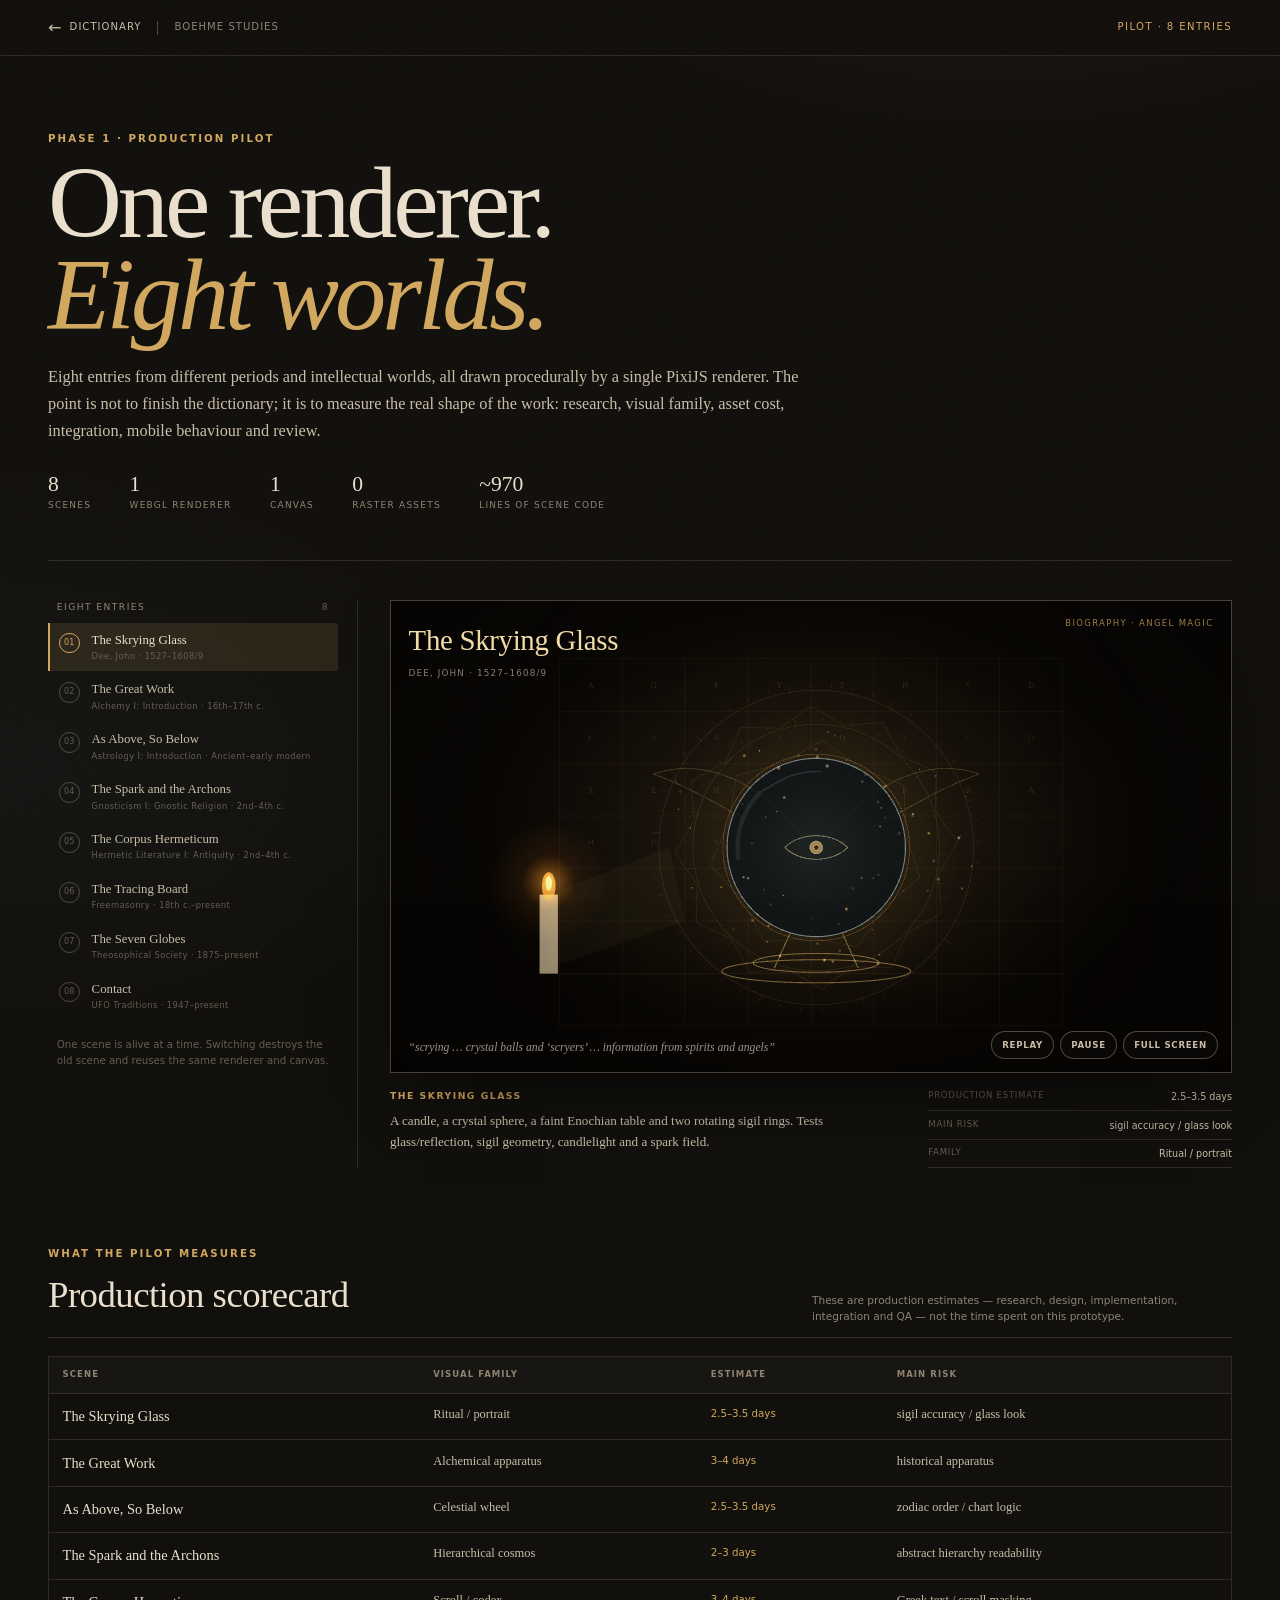
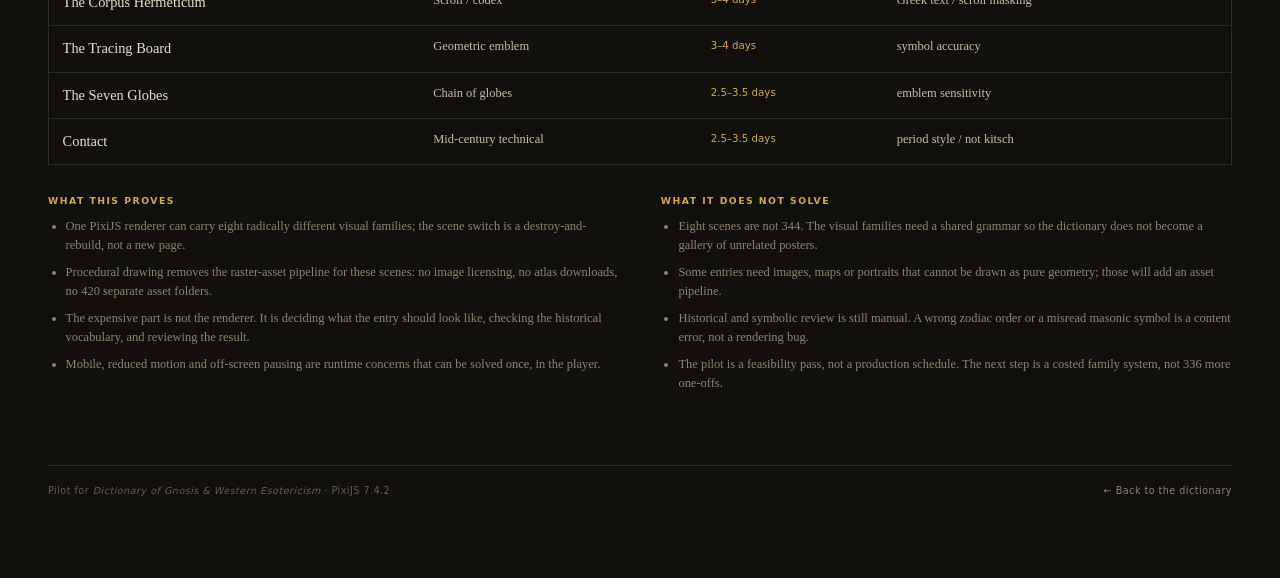
<file: motion/pilot/index.html>
<!doctype html>
<html lang="en">
<head>
<meta charset="utf-8">
<meta name="viewport" content="width=device-width, initial-scale=1">
<title>Pilot · Eight Entries, One PixiJS Renderer</title>
<meta name="description" content="A pilot for the Dictionary of Gnosis: eight entries across eight visual families, rendered by one PixiJS runtime and one canvas.">
<link rel="icon" href="../../assets/favicon.svg" type="image/svg+xml">
<link rel="stylesheet" href="pilot.css">
</head>
<body>
<div class="grain" aria-hidden="true"></div>

<header class="topbar">
  <a class="back" href="../../index.html"><span class="back-arrow">←</span> Dictionary</a>
  <span class="topbar-rule"></span>
  <a class="topbar-link" href="../boehme/">Boehme studies</a>
  <span class="topbar-spacer"></span>
  <span class="topbar-label">Pilot · 8 entries</span>
</header>

<main class="shell">

  <section class="hero">
    <p class="eyebrow">Phase 1 · production pilot</p>
    <h1>One renderer.<br><em>Eight worlds.</em></h1>
    <p class="lede">Eight entries from different periods and intellectual worlds, all drawn procedurally by a single PixiJS renderer. The point is not to finish the dictionary; it is to measure the real shape of the work: research, visual family, asset cost, integration, mobile behaviour and review.</p>
    <ul class="pilot-stats">
      <li><span class="n">8</span><span class="l">Scenes</span></li>
      <li><span class="n">1</span><span class="l">WebGL renderer</span></li>
      <li><span class="n">1</span><span class="l">Canvas</span></li>
      <li><span class="n">0</span><span class="l">Raster assets</span></li>
      <li><span class="n">~970</span><span class="l">Lines of scene code</span></li>
    </ul>
  </section>

  <section class="pilot">
    <aside class="scene-list-wrap">
      <div class="list-head"><span>Eight entries</span><span id="listCount">8</span></div>
      <nav class="scene-list" id="sceneList" aria-label="Pilot entries"></nav>
      <p class="list-note">One scene is alive at a time. Switching destroys the old scene and reuses the same renderer and canvas.</p>
    </aside>

    <div class="player">
      <div class="stage" id="stage">
        <canvas id="canvas" aria-label="Animated PixiJS scene"></canvas>
        <div class="stage-type" id="stageType"></div>
        <div class="stage-title">
          <h2 id="stageTitle"></h2>
          <p id="stageSub"></p>
        </div>
        <div class="stage-quote" id="stageQuote"></div>
        <div class="stage-controls">
          <button type="button" id="replayBtn">Replay</button>
          <button type="button" id="pauseBtn">Pause</button>
          <button type="button" id="fullBtn">Full screen</button>
        </div>
      </div>

      <div class="scene-info">
        <div class="info-main">
          <h3 id="infoTitle"></h3>
          <p id="infoNote"></p>
        </div>
        <dl class="scene-facts">
          <div><dt>Production estimate</dt><dd id="infoEffort"></dd></div>
          <div><dt>Main risk</dt><dd id="infoRisk"></dd></div>
          <div><dt>Family</dt><dd id="infoFamily"></dd></div>
        </dl>
      </div>
    </div>
  </section>

  <section class="scorecard">
    <div class="section-head">
      <div>
        <p class="eyebrow">What the pilot measures</p>
        <h2>Production scorecard</h2>
      </div>
      <p class="section-note">These are production estimates — research, design, implementation, integration and QA — not the time spent on this prototype.</p>
    </div>
    <div class="table-wrap">
      <table>
        <thead>
          <tr><th>Scene</th><th>Visual family</th><th>Estimate</th><th>Main risk</th></tr>
        </thead>
        <tbody id="scoreBody"></tbody>
      </table>
    </div>
    <div class="pilot-findings">
      <div>
        <h3>What this proves</h3>
        <ul>
          <li>One PixiJS renderer can carry eight radically different visual families; the scene switch is a destroy-and-rebuild, not a new page.</li>
          <li>Procedural drawing removes the raster-asset pipeline for these scenes: no image licensing, no atlas downloads, no 420 separate asset folders.</li>
          <li>The expensive part is not the renderer. It is deciding what the entry should look like, checking the historical vocabulary, and reviewing the result.</li>
          <li>Mobile, reduced motion and off-screen pausing are runtime concerns that can be solved once, in the player.</li>
        </ul>
      </div>
      <div>
        <h3>What it does not solve</h3>
        <ul>
          <li>Eight scenes are not 344. The visual families need a shared grammar so the dictionary does not become a gallery of unrelated posters.</li>
          <li>Some entries need images, maps or portraits that cannot be drawn as pure geometry; those will add an asset pipeline.</li>
          <li>Historical and symbolic review is still manual. A wrong zodiac order or a misread masonic symbol is a content error, not a rendering bug.</li>
          <li>The pilot is a feasibility pass, not a production schedule. The next step is a costed family system, not 336 more one-offs.</li>
        </ul>
      </div>
    </div>
  </section>

  <footer class="colophon">
    <span>Pilot for <em>Dictionary of Gnosis &amp; Western Esotericism</em> · PixiJS 7.4.2</span>
    <a href="../../index.html">← Back to the dictionary</a>
  </footer>
</main>

<script src="../boehme/lib/pixi.min.js"></script>
<script src="shared.js"></script>
<script src="scenes.js"></script>
<script src="pilot.js"></script>
</body>
</html>
</file>
<file: assets/style.css>
/* ============================================================
   Dictionary of Gnosis & Western Esotericism — reading edition
   Paper, ink and a little gold. No external assets.
   ============================================================ */

:root {
  --paper: #f3ecdf;
  --paper-deep: #ebe2d1;
  --panel: #faf6ed;
  --panel-soft: #f6f0e4;
  --ink: #241f19;
  --ink-soft: #3a322a;
  --muted: #756858;
  --faint: #9b8d7c;
  --line: rgba(36, 31, 25, .13);
  --line-strong: rgba(36, 31, 25, .24);
  --accent: #8b3a2a;
  --accent-soft: rgba(139, 58, 42, .09);
  --gold: #a17e43;
  --gold-soft: rgba(161, 126, 67, .13);
  --shadow: 0 24px 60px -28px rgba(45, 32, 18, .28);
  --serif: "Iowan Old Style", "Palatino Linotype", Palatino, "Book Antiqua", "URW Palladio L", Georgia, serif;
  --sans: "Avenir Next", "Segoe UI", system-ui, -apple-system, BlinkMacSystemFont, sans-serif;
  --mono: "SFMono-Regular", ui-monospace, Menlo, Consolas, monospace;
  --sidebar-w: 340px;
  --reading-w: 760px;
  --radius: 3px;
}

[data-theme="dark"] {
  --paper: #13110e;
  --paper-deep: #0e0c0a;
  --panel: #1a1713;
  --panel-soft: #201c17;
  --ink: #eae1d2;
  --ink-soft: #d6cab8;
  --muted: #a39683;
  --faint: #7d7160;
  --line: rgba(234, 225, 210, .12);
  --line-strong: rgba(234, 225, 210, .24);
  --accent: #d58b6c;
  --accent-soft: rgba(213, 139, 108, .11);
  --gold: #c7a56a;
  --gold-soft: rgba(199, 165, 106, .12);
  --shadow: 0 28px 70px -30px rgba(0, 0, 0, .7);
}

* { box-sizing: border-box; }

html {
  height: 100%;
  scroll-behavior: smooth;
}

body {
  margin: 0;
  min-height: 100%;
  color: var(--ink);
  background:
    radial-gradient(1100px 500px at 88% -8%, var(--gold-soft), transparent 60%),
    radial-gradient(900px 460px at -10% 12%, var(--accent-soft), transparent 58%),
    var(--paper);
  font-family: var(--serif);
  font-size: 18px;
  line-height: 1.62;
  -webkit-font-smoothing: antialiased;
  text-rendering: optimizeLegibility;
}

::selection { background: var(--accent); color: var(--paper); }

a { color: inherit; }

button, input { font: inherit; }
button { color: inherit; }

.skip-link {
  position: fixed;
  left: 1rem; top: -4rem;
  z-index: 100;
  padding: .6rem 1rem;
  background: var(--ink);
  color: var(--paper);
  border-radius: var(--radius);
  text-decoration: none;
  font-family: var(--sans);
  font-size: .8rem;
}
.skip-link:focus { top: 1rem; }

/* ---------- shell ---------- */

.app {
  display: grid;
  grid-template-columns: var(--sidebar-w) minmax(0, 1fr);
  min-height: 100vh;
}

.sidebar {
  position: sticky;
  top: 0;
  height: 100vh;
  display: flex;
  flex-direction: column;
  border-right: 1px solid var(--line);
  background: color-mix(in srgb, var(--panel) 72%, transparent);
  backdrop-filter: blur(14px);
  z-index: 40;
}

.brand {
  display: flex;
  align-items: center;
  gap: .85rem;
  padding: 1.35rem 1.4rem 1.15rem;
  border-bottom: 1px solid var(--line);
  text-decoration: none;
}
.brand-mark {
  width: 42px; height: 42px;
  flex: 0 0 auto;
  color: var(--gold);
}
.brand-text { display: flex; flex-direction: column; gap: .18rem; min-width: 0; }
.brand-title {
  font-family: var(--serif);
  font-size: 1.02rem;
  line-height: 1.18;
  letter-spacing: .01em;
}
.brand-title i { color: var(--accent); font-style: normal; }
.brand-sub {
  font-family: var(--sans);
  font-size: .62rem;
  letter-spacing: .14em;
  text-transform: uppercase;
  color: var(--muted);
}

.sidebar-scroll {
  flex: 1 1 auto;
  min-height: 0;
  display: flex;
  flex-direction: column;
  padding: .9rem 0 0;
}

.alpha-rail {
  display: flex;
  flex-wrap: wrap;
  gap: .18rem;
  padding: 0 1.1rem .9rem;
  border-bottom: 1px solid var(--line);
}
.alpha-btn {
  min-width: 1.72rem;
  height: 1.72rem;
  padding: 0 .18rem;
  border: 0;
  background: transparent;
  color: var(--muted);
  border-radius: 50%;
  font-family: var(--sans);
  font-size: .69rem;
  font-weight: 600;
  letter-spacing: .03em;
  cursor: pointer;
  transition: background .16s, color .16s;
}
.alpha-btn:hover { background: var(--gold-soft); color: var(--ink); }
.alpha-btn.is-active { background: var(--ink); color: var(--paper); }
.alpha-btn:focus-visible { outline: 2px solid var(--accent); outline-offset: 2px; }
.alpha-btn.all { width: auto; padding: 0 .55rem; border-radius: 999px; }

.index-head {
  display: flex;
  justify-content: space-between;
  align-items: baseline;
  gap: 1rem;
  padding: .95rem 1.4rem .45rem;
  font-family: var(--sans);
  font-size: .62rem;
  letter-spacing: .16em;
  text-transform: uppercase;
  color: var(--muted);
}
.index-count { letter-spacing: .04em; color: var(--faint); font-variant-numeric: tabular-nums; }

.entry-list {
  flex: 1 1 auto;
  min-height: 0;
  overflow-y: auto;
  padding: .2rem .55rem 1.4rem;
  scrollbar-width: thin;
  scrollbar-color: var(--line-strong) transparent;
}
.entry-list::-webkit-scrollbar { width: 7px; }
.entry-list::-webkit-scrollbar-thumb { background: var(--line-strong); border-radius: 10px; }

.entry-item {
  display: flex;
  align-items: baseline;
  gap: .45rem;
  width: 100%;
  padding: .37rem .7rem .37rem .85rem;
  border: 0;
  border-left: 2px solid transparent;
  background: transparent;
  color: var(--ink-soft);
  text-align: left;
  font-family: var(--serif);
  font-size: .855rem;
  line-height: 1.3;
  cursor: pointer;
  border-radius: 0 var(--radius) var(--radius) 0;
  transition: background .14s, color .14s, border-color .14s;
}
.entry-item:hover { background: var(--gold-soft); color: var(--ink); }
.entry-item.is-active {
  background: var(--accent-soft);
  border-left-color: var(--accent);
  color: var(--ink);
}
.entry-item:focus-visible { outline: 2px solid var(--accent); outline-offset: -2px; }
.entry-item .e-title { flex: 1 1 auto; }
.entry-item.is-xref { color: var(--muted); font-style: italic; }
.entry-item.is-xref .e-arrow { color: var(--gold); font-style: normal; font-size: .72rem; }
.entry-item .e-group {
  display: block;
  font-family: var(--sans);
  font-size: .56rem;
  letter-spacing: .12em;
  text-transform: uppercase;
  color: var(--faint);
  margin-bottom: .1rem;
}
.entry-item.is-child { padding-left: 1.7rem; }

.group-label {
  display: flex;
  align-items: center;
  gap: .5rem;
  padding: .75rem .85rem .3rem;
  font-family: var(--sans);
  font-size: .58rem;
  letter-spacing: .15em;
  text-transform: uppercase;
  color: var(--gold);
}
.group-label::after {
  content: "";
  flex: 1;
  height: 1px;
  background: var(--line);
}
.group-label button {
  border: 0; background: none; padding: 0;
  font: inherit; letter-spacing: inherit; text-transform: inherit;
  color: inherit; cursor: pointer;
}
.group-label button:hover { color: var(--accent); }

.sidebar-foot {
  display: flex;
  justify-content: space-between;
  gap: .5rem;
  padding: .8rem 1.25rem;
  border-top: 1px solid var(--line);
}
.foot-link {
  display: inline-flex;
  align-items: center;
  gap: .38rem;
  border: 0;
  background: none;
  padding: .25rem 0;
  color: var(--muted);
  font-family: var(--sans);
  font-size: .66rem;
  letter-spacing: .05em;
  cursor: pointer;
}
.foot-link svg { width: 13px; height: 13px; }
.foot-link:hover { color: var(--accent); }

/* ---------- content / topbar ---------- */

.content { min-width: 0; display: flex; flex-direction: column; }

.topbar {
  position: sticky;
  top: 0;
  z-index: 30;
  display: flex;
  align-items: center;
  gap: 1rem;
  min-height: 64px;
  padding: .7rem clamp(1rem, 4vw, 3.2rem);
  border-bottom: 1px solid var(--line);
  background: color-mix(in srgb, var(--paper) 82%, transparent);
  backdrop-filter: blur(16px) saturate(1.1);
}

.crumbs {
  flex: 1 1 auto;
  min-width: 0;
  display: flex;
  align-items: center;
  gap: .5rem;
  font-family: var(--sans);
  font-size: .68rem;
  letter-spacing: .08em;
  text-transform: uppercase;
  color: var(--muted);
  white-space: nowrap;
  overflow: hidden;
}
.crumbs a { text-decoration: none; color: var(--muted); }
.crumbs a:hover { color: var(--accent); }
.crumbs .sep { color: var(--faint); }
.crumbs .current { color: var(--ink); overflow: hidden; text-overflow: ellipsis; }

.search-wrap {
  position: relative;
  flex: 0 1 300px;
  display: flex;
  align-items: center;
}
.search-icon {
  position: absolute;
  left: .75rem;
  width: 16px; height: 16px;
  color: var(--faint);
  pointer-events: none;
}
#searchInput {
  width: 100%;
  height: 38px;
  padding: 0 3.1rem 0 2.25rem;
  border: 1px solid var(--line);
  border-radius: 999px;
  background: color-mix(in srgb, var(--panel) 78%, transparent);
  color: var(--ink);
  font-family: var(--sans);
  font-size: .78rem;
  outline: none;
  transition: border-color .16s, box-shadow .16s, background .16s;
  -webkit-appearance: none;
}
#searchInput::placeholder { color: var(--faint); }
#searchInput::-webkit-search-cancel-button,
#searchInput::-webkit-search-decoration { -webkit-appearance: none; appearance: none; }
#searchInput:focus {
  border-color: var(--accent);
  box-shadow: 0 0 0 3px var(--accent-soft);
  background: var(--panel);
}
.search-kbd {
  position: absolute;
  right: .7rem;
  padding: .1rem .38rem;
  border: 1px solid var(--line);
  border-radius: 4px;
  font-family: var(--sans);
  font-size: .62rem;
  color: var(--faint);
  background: var(--panel-soft);
  pointer-events: none;
}
.search-wrap.has-value .search-kbd { display: none; }
.search-clear {
  position: absolute;
  right: .45rem;
  width: 26px; height: 26px;
  border: 0;
  border-radius: 50%;
  background: transparent;
  color: var(--muted);
  font-size: 1.15rem;
  line-height: 1;
  cursor: pointer;
}
.search-clear:hover { background: var(--gold-soft); color: var(--ink); }

.icon-btn {
  display: inline-flex;
  align-items: center;
  justify-content: center;
  width: 38px; height: 38px;
  border: 1px solid transparent;
  border-radius: 50%;
  background: transparent;
  color: var(--muted);
  cursor: pointer;
  transition: background .16s, color .16s, border-color .16s;
}
.icon-btn:hover { background: var(--gold-soft); color: var(--ink); }
.icon-btn:focus-visible { outline: 2px solid var(--accent); outline-offset: 2px; }
.icon-btn svg { width: 19px; height: 19px; }
.menu-btn { display: none; }
.bi-btn {
  flex: 0 0 auto;
  white-space: nowrap;
  height: 34px;
  padding: 0 .7rem;
  border: 1px solid var(--line);
  border-radius: 999px;
  background: transparent;
  color: var(--muted);
  font-family: var(--sans);
  font-size: .62rem;
  font-weight: 600;
  letter-spacing: .08em;
  cursor: pointer;
  transition: background .15s, color .15s, border-color .15s;
}
.bi-btn:hover { border-color: var(--gold); color: var(--ink); }
.bi-btn[aria-pressed="true"] { background: var(--gold); border-color: var(--gold); color: var(--paper); }
[data-theme="dark"] .bi-btn[aria-pressed="true"] { color: #17130e; }

.theme-btn .icon-moon { display: none; }
[data-theme="dark"] .theme-btn .icon-sun { display: none; }
[data-theme="dark"] .theme-btn .icon-moon { display: block; }

#main {
  flex: 1 1 auto;
  width: 100%;
  padding: clamp(1.6rem, 4.5vw, 4.2rem) clamp(1rem, 5vw, 4rem) 5rem;
  outline: none;
}

/* ---------- home ---------- */

.home { max-width: 1080px; margin: 0 auto; }

.hero {
  position: relative;
  padding: clamp(1.4rem, 4vw, 3.2rem) 0 clamp(2rem, 4vw, 3rem);
  border-bottom: 1px solid var(--line);
  overflow: hidden;
}
.hero::after {
  content: "";
  position: absolute;
  right: -110px; top: -120px;
  width: 420px; height: 420px;
  border: 1px solid var(--line);
  border-radius: 50%;
  box-shadow: 0 0 0 26px transparent, 0 0 0 27px var(--line), 0 0 0 56px transparent, 0 0 0 57px var(--line);
  opacity: .5;
  pointer-events: none;
}
.eyebrow {
  margin: 0 0 .8rem;
  font-family: var(--sans);
  font-size: .68rem;
  font-weight: 600;
  letter-spacing: .2em;
  text-transform: uppercase;
  color: var(--gold);
}
.hero h1 {
  max-width: 800px;
  margin: 0;
  font-size: clamp(2.3rem, 6vw, 4.6rem);
  font-weight: 400;
  line-height: .98;
  letter-spacing: -.025em;
}
.hero h1 em { color: var(--accent); font-style: italic; }
.hero .lede {
  max-width: 610px;
  margin: 1.45rem 0 0;
  font-size: 1.05rem;
  line-height: 1.6;
  color: var(--ink-soft);
}
.hero .lede b { font-weight: 600; }

.stats {
  display: flex;
  flex-wrap: wrap;
  gap: 1.4rem 2.6rem;
  margin: 2rem 0 0;
  padding: 0;
  list-style: none;
}
.stats li { display: flex; flex-direction: column; gap: .08rem; }
.stats .n {
  font-size: 1.45rem;
  line-height: 1.1;
  letter-spacing: -.01em;
  font-variant-numeric: tabular-nums;
}
.stats .l {
  font-family: var(--sans);
  font-size: .6rem;
  letter-spacing: .15em;
  text-transform: uppercase;
  color: var(--muted);
}

.hero-actions { display: flex; flex-wrap: wrap; gap: .7rem; margin-top: 2rem; }
.btn {
  display: inline-flex;
  align-items: center;
  gap: .5rem;
  padding: .68rem 1.1rem;
  border: 1px solid var(--line-strong);
  border-radius: 999px;
  background: transparent;
  color: var(--ink);
  font-family: var(--sans);
  font-size: .74rem;
  font-weight: 600;
  letter-spacing: .04em;
  text-decoration: none;
  cursor: pointer;
  transition: background .16s, color .16s, border-color .16s;
}
.btn:hover { background: var(--gold-soft); border-color: var(--gold); }
.btn.primary { background: var(--ink); color: var(--paper); border-color: var(--ink); }
.btn.primary:hover { background: var(--accent); border-color: var(--accent); color: #fff; }
.btn svg { width: 15px; height: 15px; }

.hero-zh {
  margin: 1rem 0 0;
  font-family: "Songti SC", "Source Han Serif SC", "Noto Serif CJK SC", "STSong", serif;
  font-size: .78rem;
  color: var(--muted);
}
.hero-zh a { color: var(--accent); text-decoration: none; border-bottom: 1px solid color-mix(in srgb, var(--accent) 35%, transparent); }
.hero-zh a:hover { border-bottom-color: var(--accent); }

.alpha-grid {
  display: grid;
  grid-template-columns: repeat(auto-fill, minmax(74px, 1fr));
  gap: .45rem;
  margin: 1.5rem 0 0;
}
.alpha-card {
  display: flex;
  flex-direction: column;
  align-items: center;
  justify-content: center;
  min-height: 72px;
  border: 1px solid var(--line);
  border-radius: var(--radius);
  background: color-mix(in srgb, var(--panel) 50%, transparent);
  text-decoration: none;
  transition: background .16s, border-color .16s, transform .16s;
}
.alpha-card:hover { background: var(--gold-soft); border-color: var(--gold); transform: translateY(-1px); }
.alpha-card .letter { font-size: 1.45rem; line-height: 1; }
.alpha-card .count {
  margin-top: .3rem;
  font-family: var(--sans);
  font-size: .58rem;
  letter-spacing: .08em;
  color: var(--faint);
}
.alpha-card.is-empty { opacity: .35; pointer-events: none; }

.section-head {
  display: flex;
  align-items: baseline;
  justify-content: space-between;
  gap: 1rem;
  margin: 3.2rem 0 1.2rem;
  padding-bottom: .65rem;
  border-bottom: 1px solid var(--line);
}
.section-head h2 {
  margin: 0;
  font-size: 1.05rem;
  font-weight: 600;
  letter-spacing: .16em;
  text-transform: uppercase;
  font-family: var(--sans);
  font-size: .68rem;
  color: var(--muted);
}
.section-head .hint { font-family: var(--sans); font-size: .66rem; color: var(--faint); }

.toc {
  columns: 3 250px;
  column-gap: 2.4rem;
}
.toc-letter {
  break-inside: avoid;
  margin: 0 0 1.7rem;
}
.toc-letter h3 {
  display: flex;
  align-items: baseline;
  gap: .55rem;
  margin: 0 0 .45rem;
  padding-bottom: .28rem;
  border-bottom: 1px solid var(--line);
  font-size: 1.35rem;
  font-weight: 400;
  color: var(--accent);
}
.toc-letter h3 span {
  font-family: var(--sans);
  font-size: .58rem;
  letter-spacing: .08em;
  color: var(--faint);
}
.toc-letter ul { margin: 0; padding: 0; list-style: none; }
.toc-letter li { margin: 0; }
.toc-letter a {
  display: block;
  padding: .17rem 0;
  font-size: .84rem;
  line-height: 1.3;
  text-decoration: none;
  color: var(--ink-soft);
}
.toc-letter a:hover { color: var(--accent); text-decoration: underline; text-underline-offset: 3px; }
.toc-letter .toc-group a { color: inherit; text-decoration: none; }
.toc-letter .toc-group a:hover { color: var(--accent); text-decoration: underline; text-underline-offset: 3px; }
.toc-letter .toc-group {
  margin-top: .6rem;
  font-family: var(--sans);
  font-size: .55rem;
  letter-spacing: .13em;
  text-transform: uppercase;
  color: var(--gold);
}
.toc-letter .is-xref { font-style: italic; color: var(--muted); }

/* ---------- article ---------- */

.entry {
  max-width: var(--reading-w);
  margin: 0 auto;
  animation: rise .32s ease both;
}
.entry.bilingual { max-width: 1080px; }
.entry.bilingual .bib,
.entry.bilingual .author { max-width: var(--reading-w); }
@keyframes rise {
  from { opacity: 0; transform: translateY(7px); }
  to { opacity: 1; transform: none; }
}

.entry-head { margin-bottom: 2.1rem; }
.entry-kicker {
  display: flex;
  flex-wrap: wrap;
  align-items: center;
  gap: .5rem;
  margin-bottom: .8rem;
  font-family: var(--sans);
  font-size: .6rem;
  letter-spacing: .14em;
  text-transform: uppercase;
  color: var(--muted);
}
.pill {
  padding: .22rem .55rem;
  border: 1px solid var(--line);
  border-radius: 999px;
  background: var(--gold-soft);
  color: var(--gold);
  letter-spacing: .1em;
}
.motion-link {
  margin-left: auto;
  display: inline-flex;
  align-items: center;
  gap: .35rem;
  padding: .3rem .6rem;
  border: 1px solid var(--gold);
  border-radius: 999px;
  color: var(--gold);
  text-decoration: none;
  font-family: var(--sans);
  font-size: .58rem;
  font-weight: 600;
  letter-spacing: .08em;
  transition: background .15s, color .15s;
}
.motion-link:hover { background: var(--gold); color: var(--paper); }
.motion-link span { font-family: var(--serif); font-size: .9rem; line-height: 1; }

.entry h1 {
  margin: 0;
  font-size: clamp(2rem, 4.6vw, 3.35rem);
  font-weight: 400;
  line-height: 1.04;
  letter-spacing: -.022em;
  text-wrap: balance;
}
.entry-title-zh {
  margin: .45rem 0 0;
  font-family: "Songti SC", "Source Han Serif SC", "Noto Serif CJK SC", "STSong", "SimSun", serif;
  font-size: 1.2rem;
  line-height: 1.5;
  color: var(--muted);
  letter-spacing: .02em;
}

.entry-sub {
  margin: .75rem 0 0;
  font-size: .92rem;
  font-style: italic;
  line-height: 1.5;
  color: var(--muted);
  max-width: 58ch;
}
.entry-meta {
  display: flex;
  flex-wrap: wrap;
  gap: .45rem 1rem;
  margin-top: 1.15rem;
  padding-top: .85rem;
  border-top: 1px solid var(--line);
  font-family: var(--sans);
  font-size: .64rem;
  letter-spacing: .06em;
  color: var(--faint);
}
.entry-meta b { font-weight: 600; color: var(--muted); }

.prose { font-size: 1.02rem; line-height: 1.78; }
.prose p { margin: 0 0 1.15rem; }
.prose p + p { text-indent: 1.35em; }
.prose p.entry-outline { text-indent: 0; }
.prose p.entry-outline {
  margin-bottom: 1.6rem;
  padding: .85rem 1rem;
  border-left: 2px solid var(--gold);
  background: var(--gold-soft);
  font-family: var(--sans);
  font-size: .72rem;
  line-height: 1.65;
  letter-spacing: .02em;
  color: var(--ink-soft);
}
.prose h3 {
  margin: 2.1rem 0 .7rem;
  font-family: var(--sans);
  font-size: .68rem;
  font-weight: 600;
  letter-spacing: .16em;
  text-transform: uppercase;
  color: var(--accent);
}
.prose h3 + p { text-indent: 0; }
.prose a, .bib a, .xref-card a {
  color: var(--accent);
  text-decoration: none;
  border-bottom: 1px solid color-mix(in srgb, var(--accent) 35%, transparent);
  transition: border-color .15s, background .15s;
}
.prose a:hover, .bib a:hover, .xref-card a:hover {
  border-bottom-color: var(--accent);
  background: var(--accent-soft);
}
.arrow { color: var(--gold); font-family: var(--serif); }

.dropcap::first-letter {
  float: left;
  padding: .12em .12em 0 0;
  font-size: 3.3em;
  line-height: .78;
  color: var(--accent);
}

/* ---------- bilingual reading ---------- */

.bi-note {
  margin: 0 0 1.3rem;
  padding-bottom: .55rem;
  border-bottom: 1px solid var(--line);
  font-family: var(--sans);
  font-size: .58rem;
  letter-spacing: .09em;
  text-transform: uppercase;
  color: var(--faint);
}
.bi-note span {
  margin-left: .45rem;
  padding: .1rem .35rem;
  border: 1px solid var(--line);
  border-radius: 999px;
  font-size: .5rem;
  letter-spacing: .06em;
  color: var(--muted);
}
.bi-grid { display: block; }
.bi-pair {
  display: grid;
  grid-template-columns: minmax(0, 1fr) minmax(0, 1fr);
  gap: 2.6rem;
  padding: 0 0 1.15rem;
  margin: 0 0 1.15rem;
  border-bottom: 1px solid var(--line);
}
.bi-pair:last-child { border-bottom: 0; margin-bottom: 0; }
.prose .bi-pair .bi-en,
.prose .bi-pair .bi-zh {
  margin: 0;
  text-indent: 0;
  font-size: .98rem;
  line-height: 1.78;
}
.prose .bi-pair h3 { margin: 0; }
.bi-zh {
  font-family: "Songti SC", "Source Han Serif SC", "Noto Serif CJK SC", "STSong", "SimSun", serif;
  line-height: 1.92;
  color: var(--ink);
}
.bi-en.entry-outline { margin: 0; }
.bi-pair-outline {
  padding: .85rem 1rem;
  margin-bottom: 1.4rem;
  background: var(--gold-soft);
  border-left: 2px solid var(--gold);
  border-bottom: 0;
}
.prose .bi-pair-outline .bi-en,
.prose .bi-pair-outline .bi-zh {
  margin: 0;
  font-family: var(--sans);
  font-size: .72rem;
  line-height: 1.7;
  color: var(--ink-soft);
}
.bi-pair-subhead { padding-top: .6rem; }
.bi-pair-subhead .bi-en,
.bi-pair-subhead .bi-zh {
  margin: 0;
  font-family: var(--sans);
  font-size: .66rem;
  font-weight: 600;
  letter-spacing: .15em;
  text-transform: uppercase;
  color: var(--accent);
  line-height: 1.5;
}
.bi-pair-subhead .bi-zh {
  font-family: "Songti SC", "Source Han Serif SC", "Noto Serif CJK SC", "STSong", serif;
  letter-spacing: .08em;
  text-transform: none;
}
.bi-missing { color: var(--faint); font-style: italic; }
.bi-notice {
  margin: 0 0 1.5rem;
  padding: .85rem 1rem;
  border-left: 3px solid var(--gold);
  background: var(--gold-soft);
  font-family: var(--sans);
  font-size: .76rem;
  line-height: 1.6;
  color: var(--muted);
}
.bi-notice strong { color: var(--ink); }
.bib-note {
  margin: 0 0 .8rem;
  font-family: var(--sans);
  font-size: .6rem;
  letter-spacing: .04em;
  color: var(--faint);
}
.pill-zh { border-color: var(--gold); color: var(--gold); background: var(--gold-soft); }
.pill-pending { border-color: var(--line); color: var(--faint); background: transparent; }
.xref-en {
  display: block;
  margin-top: .3rem;
  font-family: var(--serif);
  font-size: .8rem;
  color: var(--muted);
}
.e-zh {
  display: block;
  margin-top: .12rem;
  font-family: "Songti SC", "Source Han Serif SC", "Noto Serif CJK SC", "STSong", serif;
  font-size: .66rem;
  line-height: 1.35;
  color: var(--faint);
}
.result-zh {
  margin-left: .55rem;
  font-family: "Songti SC", "Source Han Serif SC", "Noto Serif CJK SC", "STSong", serif;
  font-size: .78rem;
  color: var(--muted);
}

.bib {
  margin: 2.8rem 0 0;
  padding-top: 1.1rem;
  border-top: 1px solid var(--line-strong);
}
.bib h2 {
  margin: 0 0 .65rem;
  font-family: var(--sans);
  font-size: .64rem;
  font-weight: 600;
  letter-spacing: .18em;
  text-transform: uppercase;
  color: var(--gold);
}
.bib h3.bib-subhead {
  margin: 1.4rem 0 .5rem;
  font-family: var(--sans);
  font-size: .6rem;
  font-weight: 600;
  letter-spacing: .14em;
  text-transform: uppercase;
  color: var(--gold);
}
.bib p {
  margin: 0 0 .65rem;
  font-size: .78rem;
  line-height: 1.55;
  color: var(--muted);
  text-indent: 0;
}
.author {
  margin: 2.1rem 0 0;
  font-family: var(--sans);
  font-size: .68rem;
  letter-spacing: .13em;
  text-transform: uppercase;
  text-align: right;
  color: var(--muted);
}
.author::before {
  content: "";
  display: block;
  width: 54px;
  height: 1px;
  margin: 0 0 .65rem auto;
  background: var(--gold);
}

.xref-card {
  margin: 1.8rem 0 0;
  padding: 1.2rem 1.3rem;
  border: 1px solid var(--line);
  border-left: 3px solid var(--gold);
  background: var(--gold-soft);
  font-size: 1rem;
}
.xref-card .xref-label {
  display: block;
  margin-bottom: .25rem;
  font-family: var(--sans);
  font-size: .6rem;
  letter-spacing: .16em;
  text-transform: uppercase;
  color: var(--muted);
}
.xref-card a { font-size: 1.15rem; }

.entry-nav {
  display: flex;
  justify-content: space-between;
  gap: 1rem;
  margin-top: 4rem;
  padding-top: 1.2rem;
  border-top: 1px solid var(--line);
}
.entry-nav a {
  display: flex;
  flex-direction: column;
  gap: .18rem;
  max-width: 46%;
  text-decoration: none;
  color: var(--ink-soft);
}
.entry-nav a:hover { color: var(--accent); }
.entry-nav .dir {
  font-family: var(--sans);
  font-size: .56rem;
  letter-spacing: .14em;
  text-transform: uppercase;
  color: var(--faint);
}
.entry-nav .next { text-align: right; margin-left: auto; }

/* ---------- index / letter pages ---------- */

.page-head {
  max-width: 900px;
  margin: 0 auto 2rem;
  padding-bottom: 1.4rem;
  border-bottom: 1px solid var(--line);
}
.page-head h1 {
  margin: 0;
  font-size: clamp(2.2rem, 5vw, 3.8rem);
  font-weight: 400;
  letter-spacing: -.02em;
}
.page-head p {
  margin: .6rem 0 0;
  color: var(--muted);
  font-size: .95rem;
}
.entry-cards {
  max-width: 900px;
  margin: 0 auto;
  display: grid;
  grid-template-columns: repeat(auto-fill, minmax(240px, 1fr));
  gap: .55rem;
}
.entry-card {
  display: block;
  padding: .8rem .95rem;
  border: 1px solid var(--line);
  border-radius: var(--radius);
  background: color-mix(in srgb, var(--panel) 55%, transparent);
  text-decoration: none;
  transition: background .15s, border-color .15s, transform .15s;
}
.entry-card:hover { background: var(--gold-soft); border-color: var(--gold); transform: translateY(-1px); }
.entry-card .t { font-size: .92rem; line-height: 1.3; }
.entry-card .card-zh {
  display: block;
  margin-top: .2rem;
  font-family: "Songti SC", "Source Han Serif SC", "Noto Serif CJK SC", "STSong", serif;
  font-size: .7rem;
  color: var(--faint);
}
.entry-card .m {
  margin-top: .28rem;
  font-family: var(--sans);
  font-size: .56rem;
  letter-spacing: .09em;
  text-transform: uppercase;
  color: var(--faint);
}
.entry-card.is-xref .t { font-style: italic; color: var(--muted); }

/* ---------- search ---------- */

.search-page { max-width: 820px; margin: 0 auto; }
.search-page h1 { margin: 0 0 .35rem; font-size: clamp(2rem, 4vw, 3rem); font-weight: 400; }
.search-page .summary { margin: 0 0 2rem; color: var(--muted); font-size: .9rem; }
.results { margin: 0; padding: 0; list-style: none; }
.result {
  padding: 1.05rem 0 1.15rem;
  border-bottom: 1px solid var(--line);
}
.result:first-child { border-top: 1px solid var(--line); }
.result a.title {
  display: inline-block;
  font-size: 1.2rem;
  text-decoration: none;
  color: var(--ink);
}
.result a.title:hover { color: var(--accent); }
.result .kind {
  margin-left: .55rem;
  font-family: var(--sans);
  font-size: .55rem;
  letter-spacing: .12em;
  text-transform: uppercase;
  color: var(--gold);
}
.result .snippet {
  margin: .4rem 0 0;
  font-size: .84rem;
  line-height: 1.55;
  color: var(--muted);
}
.result mark { background: var(--gold-soft); color: var(--ink); padding: 0 .1em; border-radius: 2px; }
.result .more {
  margin-top: .35rem;
  font-family: var(--sans);
  font-size: .58rem;
  letter-spacing: .08em;
  color: var(--faint);
}
.empty {
  padding: 3rem 0;
  text-align: center;
  color: var(--muted);
}
.empty .big { font-size: 2.5rem; color: var(--gold); }

/* ---------- footer / misc ---------- */

.colophon {
  max-width: 900px;
  margin: 4rem auto 0;
  padding-top: 1.2rem;
  border-top: 1px solid var(--line);
  font-family: var(--sans);
  font-size: .62rem;
  letter-spacing: .04em;
  color: var(--faint);
  display: flex;
  flex-wrap: wrap;
  gap: .4rem 1.2rem;
  justify-content: space-between;
}

.mono { font-family: var(--mono); font-size: .85em; }

/* ---------- loader / modal / scrim ---------- */

.loader {
  position: fixed;
  inset: 0;
  z-index: 200;
  display: flex;
  flex-direction: column;
  align-items: center;
  justify-content: center;
  gap: 1rem;
  background: var(--paper);
  transition: opacity .45s ease, visibility .45s;
}
.loader.is-done { opacity: 0; visibility: hidden; }
.loader-mark { width: 54px; height: 54px; color: var(--gold); animation: spin 22s linear infinite; }
.loader p {
  margin: 0;
  font-family: var(--sans);
  font-size: .64rem;
  letter-spacing: .18em;
  text-transform: uppercase;
  color: var(--muted);
}
@keyframes spin { to { transform: rotate(360deg); } }

body.drawer-open { overflow: hidden; }

.scrim {
  position: fixed;
  inset: 0;
  z-index: 35;
  background: rgba(12, 10, 8, .45);
  backdrop-filter: blur(2px);
}

.modal {
  position: fixed;
  inset: 0;
  z-index: 210;
  display: grid;
  place-items: center;
  padding: 1.2rem;
  background: rgba(12, 10, 8, .5);
  backdrop-filter: blur(5px);
}
.modal[hidden] { display: none; }
.modal-card {
  position: relative;
  width: min(640px, 100%);
  max-height: min(86vh, 760px);
  overflow-y: auto;
  padding: clamp(1.5rem, 4vw, 2.4rem);
  border: 1px solid var(--line);
  border-radius: 6px;
  background: var(--panel);
  box-shadow: var(--shadow);
}
.modal-card h2 {
  margin: 0 0 1rem;
  font-size: 1.9rem;
  font-weight: 400;
  line-height: 1.1;
}
.modal-card h3 {
  margin: 1.8rem 0 .5rem;
  font-family: var(--sans);
  font-size: .62rem;
  letter-spacing: .16em;
  text-transform: uppercase;
  color: var(--gold);
}
.modal-card p { margin: 0 0 .9rem; font-size: .9rem; line-height: 1.65; color: var(--ink-soft); }
.modal-card p.note { font-size: .78rem; color: var(--muted); }
.modal-close {
  position: absolute;
  top: .6rem; right: .7rem;
  width: 34px; height: 34px;
  border: 0; border-radius: 50%;
  background: transparent;
  color: var(--muted);
  font-size: 1.4rem;
  cursor: pointer;
}
.modal-close:hover { background: var(--gold-soft); color: var(--ink); }
.about-stats {
  display: grid;
  grid-template-columns: repeat(4, 1fr);
  gap: .6rem;
  margin: 1.2rem 0 .4rem;
}
.about-stats div {
  padding: .65rem .6rem;
  border: 1px solid var(--line);
  border-radius: var(--radius);
  text-align: center;
}
.about-stats b { display: block; font-size: 1.1rem; font-weight: 500; }
.about-stats span {
  display: block;
  margin-top: .15rem;
  font-family: var(--sans);
  font-size: .52rem;
  letter-spacing: .1em;
  text-transform: uppercase;
  color: var(--faint);
}

/* ---------- responsive ---------- */

@media (max-width: 1080px) {
  :root { --sidebar-w: 300px; }
  .toc { columns: 2 240px; }
}

@media (max-width: 860px) {
  :root { --sidebar-w: 320px; }
  .app { display: block; }
  .sidebar {
    position: fixed;
    left: 0; top: 0;
    width: var(--sidebar-w);
    max-width: 88vw;
    transform: translateX(-102%);
    transition: transform .3s cubic-bezier(.2,.7,.2,1);
    box-shadow: var(--shadow);
    background: var(--panel);
  }
  .sidebar.is-open { transform: none; }
  .menu-btn { display: inline-flex; }
  .topbar { padding-inline: 1rem; }
  .search-wrap { flex: 1 1 auto; }
  .crumbs { display: none; }
  #main { padding-inline: 1.15rem; }
  .toc { columns: 1; }
  .about-stats { grid-template-columns: repeat(2, 1fr); }
}

@media (max-width: 540px) {
  body { font-size: 17px; }
  .brand { padding: 1rem 1.1rem; }
  .search-kbd { display: none; }
  .hero h1 { font-size: 2.5rem; }
  .stats { gap: 1rem 1.6rem; }
  .prose { font-size: 1rem; }
  .prose p + p { text-indent: 0; }
  .bi-pair { grid-template-columns: 1fr; gap: .5rem; padding-bottom: 1.4rem; }
  .bi-en, .bi-zh { font-size: 1rem; }
  .bi-en::before, .bi-zh::before {
    display: block;
    margin-bottom: .2rem;
    font-family: var(--sans);
    font-size: .5rem;
    font-weight: 600;
    letter-spacing: .14em;
    color: var(--faint);
  }
  .bi-en::before { content: "EN"; }
  .bi-zh::before { content: "中文"; }
  .bi-pair-subhead .bi-en::before, .bi-pair-subhead .bi-zh::before { display: none; }
  .bi-en.dropcap::first-letter { float: none; font-size: inherit; line-height: inherit; color: inherit; padding: 0; }
  .entry-nav { display: block; }
  .entry-nav a { max-width: 100%; margin-bottom: .9rem; }
  .entry-nav .next { text-align: left; }
  .entry-card { padding: .7rem .8rem; }
}

@media (prefers-reduced-motion: reduce) {
  *, *::before, *::after { animation-duration: .01ms !important; transition-duration: .01ms !important; scroll-behavior: auto !important; }
}

@media print {
  .sidebar, .topbar, .entry-nav, .scrim, .modal, .loader, .colophon { display: none !important; }
  .app { display: block; }
  body { background: #fff; color: #000; font-size: 11pt; }
  #main { padding: 0; }
  .entry { max-width: none; }
  .prose a { color: #000; border: 0; }
  .bib { break-inside: avoid; }
}
</file>
<file: motion/boehme/motion.css>
/* ============================================================
   Boehme motion studies — a dark gallery for three animations
   ============================================================ */

:root {
  --bg: #12100d;
  --bg-2: #181410;
  --ink: #e9dfcc;
  --ink-soft: #c9bda8;
  --muted: #8f8371;
  --faint: #665d50;
  --gold: #d1a75f;
  --gold-soft: rgba(209, 167, 95, .14);
  --red: #c15a3a;
  --line: rgba(233, 223, 204, .13);
  --line-strong: rgba(233, 223, 204, .28);
  --paper: #efe3cc;
  --paper-ink: #2b2119;
  --serif: "Iowan Old Style", "Palatino Linotype", Palatino, "Book Antiqua", Georgia, serif;
  --sans: "Avenir Next", "Segoe UI", system-ui, -apple-system, sans-serif;
  --mono: "SFMono-Regular", ui-monospace, Menlo, Consolas, monospace;
}

* { box-sizing: border-box; }
html { scroll-behavior: smooth; }

body {
  margin: 0;
  background:
    radial-gradient(900px 500px at 70% -10%, rgba(209, 167, 95, .09), transparent 60%),
    radial-gradient(800px 500px at 0% 30%, rgba(193, 90, 58, .05), transparent 60%),
    var(--bg);
  color: var(--ink);
  font-family: var(--serif);
  font-size: 18px;
  line-height: 1.6;
  -webkit-font-smoothing: antialiased;
}

::selection { background: var(--gold); color: var(--bg); }
a { color: inherit; }
button { font: inherit; color: inherit; }

.grain {
  position: fixed;
  inset: 0;
  z-index: 100;
  pointer-events: none;
  opacity: .055;
  background-image: url("data:image/svg+xml,%3Csvg xmlns='http://www.w3.org/2000/svg' width='180' height='180'%3E%3Cfilter id='n'%3E%3CfeTurbulence type='fractalNoise' baseFrequency='.9' numOctaves='3' stitchTiles='stitch'/%3E%3C/filter%3E%3Crect width='180' height='180' filter='url(%23n)' opacity='.7'/%3E%3C/svg%3E");
  mix-blend-mode: overlay;
}

/* ---------- topbar ---------- */

.topbar {
  position: sticky;
  top: 0;
  z-index: 50;
  display: flex;
  align-items: center;
  gap: 1rem;
  min-height: 58px;
  padding: .7rem clamp(1rem, 4vw, 3.2rem);
  border-bottom: 1px solid var(--line);
  background: color-mix(in srgb, var(--bg) 86%, transparent);
  backdrop-filter: blur(14px);
  font-family: var(--sans);
  font-size: .68rem;
  letter-spacing: .1em;
  text-transform: uppercase;
  color: var(--muted);
}
.back {
  display: inline-flex;
  align-items: center;
  gap: .45rem;
  text-decoration: none;
  color: var(--ink-soft);
}
.back:hover { color: var(--gold); }
.back-arrow { font-size: 1rem; line-height: 1; }
.topbar-rule { width: 1px; height: 14px; background: var(--line-strong); }
.topbar-label { flex: 1 1 auto; }
.topbar-entry { color: var(--gold); text-decoration: none; letter-spacing: .04em; text-transform: none; font-family: var(--serif); font-size: .9rem; }
.topbar-entry:hover { text-decoration: underline; text-underline-offset: 3px; }

/* ---------- shell / hero ---------- */

.shell {
  max-width: 1280px;
  margin: 0 auto;
  padding: 0 clamp(1rem, 4vw, 3rem) 5rem;
}

.hero {
  padding: clamp(2.4rem, 7vw, 5rem) 0 clamp(2rem, 5vw, 4rem);
  border-bottom: 1px solid var(--line);
}
.eyebrow {
  margin: 0 0 .8rem;
  font-family: var(--sans);
  font-size: .66rem;
  font-weight: 600;
  letter-spacing: .2em;
  text-transform: uppercase;
  color: var(--gold);
}
.hero h1 {
  margin: 0;
  font-size: clamp(3rem, 9vw, 7.4rem);
  font-weight: 400;
  line-height: .88;
  letter-spacing: -.04em;
}
.hero h1 em { color: var(--gold); font-style: italic; }
.dates {
  margin: .9rem 0 0;
  font-family: var(--sans);
  font-size: .68rem;
  letter-spacing: .18em;
  text-transform: uppercase;
  color: var(--muted);
}
.lede {
  max-width: 720px;
  margin: 1.6rem 0 0;
  font-size: 1.05rem;
  line-height: 1.65;
  color: var(--ink-soft);
}
.lede em { color: var(--ink); }

.hero-quote {
  max-width: 680px;
  margin: 2.2rem 0 0;
  padding-left: 1.2rem;
  border-left: 2px solid var(--gold);
  font-size: 1.02rem;
  font-style: italic;
  line-height: 1.6;
  color: var(--ink);
}
.hero-quote cite {
  display: block;
  margin-top: .5rem;
  font-family: var(--sans);
  font-size: .62rem;
  font-style: normal;
  letter-spacing: .12em;
  text-transform: uppercase;
  color: var(--muted);
}

.study-nav {
  display: flex;
  flex-wrap: wrap;
  gap: .5rem;
  margin-top: 2.2rem;
}
.study-nav a {
  display: inline-flex;
  align-items: center;
  gap: .55rem;
  padding: .55rem .85rem;
  border: 1px solid var(--line);
  border-radius: 999px;
  text-decoration: none;
  font-family: var(--sans);
  font-size: .66rem;
  letter-spacing: .06em;
  color: var(--ink-soft);
  transition: background .16s, border-color .16s, color .16s;
}
.study-nav a span {
  display: inline-grid;
  place-items: center;
  width: 1.2rem; height: 1.2rem;
  border-radius: 50%;
  background: var(--gold-soft);
  color: var(--gold);
  font-size: .56rem;
}
.study-nav a:hover { background: var(--gold-soft); border-color: var(--gold); color: var(--ink); }

/* ---------- study sections ---------- */

.study {
  padding: clamp(2.4rem, 5vw, 4.6rem) 0 0;
  scroll-margin-top: 86px;
}
.study + .study { margin-top: clamp(2rem, 4vw, 3rem); border-top: 1px solid var(--line); }

.study-head {
  display: flex;
  flex-wrap: wrap;
  align-items: flex-end;
  justify-content: space-between;
  gap: 1rem;
  margin-bottom: 1.1rem;
}
.study-title { display: flex; align-items: flex-start; gap: 1rem; }
.numeral {
  display: inline-grid;
  place-items: center;
  width: 2.2rem; height: 2.2rem;
  border: 1px solid var(--gold);
  border-radius: 50%;
  color: var(--gold);
  font-family: var(--sans);
  font-size: .72rem;
  letter-spacing: .04em;
  flex: 0 0 auto;
}
.study-title h2 {
  margin: 0;
  font-size: clamp(1.6rem, 3vw, 2.4rem);
  font-weight: 400;
  line-height: 1.1;
  letter-spacing: -.015em;
}
.study-title p {
  margin: .25rem 0 0;
  font-family: var(--sans);
  font-size: .64rem;
  letter-spacing: .08em;
  color: var(--muted);
}
.medium {
  margin: 0;
  font-family: var(--mono);
  font-size: .6rem;
  letter-spacing: .05em;
  color: var(--faint);
}

/* ---------- stage frame ---------- */

.stage-wrap {
  position: relative;
  border: 1px solid var(--line-strong);
  background: #0b0907;
  box-shadow: 0 30px 80px -32px rgba(0, 0, 0, .85);
}
.stage {
  position: relative;
  width: 100%;
  aspect-ratio: 5 / 3;
  overflow: hidden;
}
.stage.is-paused *,
.stage.is-paused *::before,
.stage.is-paused *::after,
.stage.is-offscreen *,
.stage.is-offscreen *::before,
.stage.is-offscreen *::after {
  animation-play-state: paused !important;
}
.stage-tools {
  position: absolute;
  right: .8rem;
  bottom: .8rem;
  display: flex;
  gap: .4rem;
  z-index: 8;
}
.stage-tools button {
  padding: .38rem .65rem;
  border: 1px solid rgba(43, 33, 25, .25);
  border-radius: 999px;
  background: rgba(239, 227, 204, .82);
  color: #2b2119;
  font-family: var(--sans);
  font-size: .56rem;
  font-weight: 600;
  letter-spacing: .08em;
  text-transform: uppercase;
  cursor: pointer;
  backdrop-filter: blur(6px);
  transition: background .15s, color .15s, border-color .15s;
}
.stage-tools button:hover { background: #2b2119; color: #efe3cc; border-color: #2b2119; }
.aurora-stage .stage-tools button,
.triptych-stage .stage-tools button {
  border-color: rgba(233, 223, 204, .3);
  background: rgba(14, 12, 10, .62);
  color: var(--ink-soft);
}
.aurora-stage .stage-tools button:hover,
.triptych-stage .stage-tools button:hover {
  background: var(--gold);
  color: #17130e;
  border-color: var(--gold);
}

/* fullscreen */
.stage:fullscreen {
  width: 100vw;
  height: 100vh;
  aspect-ratio: auto;
  background: #0b0907;
}
.stage:fullscreen .woodcut { height: 100vh; }
.stage:fullscreen canvas { width: 100vw !important; height: 100vh !important; }
.stage:fullscreen .triptych { height: 100vh; }

/* ---------- I. woodcut ---------- */

.woodcut-stage { background: #efe3cc; }
.woodcut {
  display: block;
  width: 100%;
  height: 100%;
  object-fit: contain;
}

.woodcut .draw {
  stroke-dasharray: 1;
  stroke-dashoffset: 0;
}
.woodcut-stage.is-playing .draw {
  animation: ink-draw 1.35s cubic-bezier(.25, .65, .2, 1) both;
  animation-delay: var(--d, 0s);
}
@keyframes ink-draw {
  from { stroke-dashoffset: 1; opacity: .15; }
  to { stroke-dashoffset: 0; opacity: 1; }
}

.woodcut .hatch-fill {
  opacity: 0;
}
.woodcut-stage.is-playing .hatch-fill {
  animation: hatch-in 1.1s ease both;
  animation-delay: var(--d, 0s);
}
@keyframes hatch-in { from { opacity: 0; } }

.woodcut .beam {
  opacity: 0;
  mix-blend-mode: screen;
}
.woodcut-stage.is-playing .beam {
  animation: beam-in 7s ease-in-out infinite;
}
.woodcut-stage.is-playing .beam-2 {
  animation-delay: -3s;
}
@keyframes beam-in {
  0%, 8% { opacity: 0; }
  22%, 55% { opacity: .62; }
  72%, 100% { opacity: .08; }
}

.woodcut .mote {
  opacity: 0;
  animation: mote-float var(--t, 12s) linear infinite;
  animation-delay: var(--d, 0s);
}
@keyframes mote-float {
  0% { transform: translate(0, 0); opacity: 0; }
  15% { opacity: .8; }
  70% { opacity: .55; }
  100% { transform: translate(30px, -80px); opacity: 0; }
}

.woodcut .vision {
  opacity: 0;
  transform-origin: 0 0;
}
.woodcut-stage.is-playing .vision {
  animation: vision-open 11s cubic-bezier(.2, .7, .2, 1) infinite;
}
@keyframes vision-open {
  0%, 24% { opacity: 0; transform: scale(.55) rotate(-8deg); }
  38% { opacity: .96; transform: scale(1) rotate(0); }
  72% { opacity: .84; transform: scale(1.03) rotate(6deg); }
  88%, 100% { opacity: 0; transform: scale(1.06) rotate(10deg); }
}
.vision-spin {
  transform-origin: 0 0;
  animation: slow-spin 60s linear infinite;
}
@keyframes slow-spin { to { transform: rotate(360deg); } }

.woodcut .v-line {
  fill: none;
  stroke: #b8863b;
  stroke-width: 1.3;
  opacity: .88;
}
.woodcut .v-line.v-faint { opacity: .32; }
.woodcut .v-line.v-gold { stroke: #f3d48e; opacity: 1; }
.woodcut .vision-nodes circle {
  fill: #efe3cc;
  stroke: #8a6429;
  stroke-width: 1.2;
}
.woodcut .vision-nodes text {
  fill: #2b2119;
  font-family: var(--sans);
  font-size: 10px;
  font-weight: 700;
  text-anchor: middle;
}
.woodcut .vision-halo {
  opacity: 0;
  animation: halo-pulse 5s ease-in-out infinite;
}
@keyframes halo-pulse { 0%, 100% { opacity: .35; } 50% { opacity: .8; } }

.woodcut .anno-line {
  fill: none;
  stroke: #2b2119;
  stroke-width: .9;
  stroke-dasharray: 3 4;
  opacity: .4;
}
.woodcut .annotations { opacity: 0; }
.woodcut-stage.is-playing .annotations {
  animation: fade-in 1s ease both;
  animation-delay: 2s;
}
@keyframes fade-in { to { opacity: 1; } }
.woodcut .anno {
  font-size: 15px;
  font-style: italic;
  fill: #4a3928;
}
.woodcut .plate-title {
  font-family: var(--serif);
  font-size: 17px;
  letter-spacing: .3em;
  fill: #241c15;
}
.woodcut .plate-sub {
  font-family: var(--sans);
  font-size: 8.5px;
  letter-spacing: .18em;
  fill: #6b5237;
}
.woodcut .stage-label {
  font-family: var(--sans);
  font-size: 11px;
  font-weight: 700;
  letter-spacing: .18em;
  fill: #6b5237;
}
.woodcut .stage-label-small {
  font-weight: 500;
  font-size: 9px;
  letter-spacing: .1em;
  font-style: italic;
  opacity: .7;
}

/* ---------- II. aurora ---------- */

.aurora-stage {
  aspect-ratio: 16 / 9;
  background: #0b0907;
}
#auroraCanvas {
  display: block;
  width: 100%;
  height: 100%;
  cursor: crosshair;
}
.aurora-stage::after {
  content: "";
  position: absolute;
  inset: 12px;
  border: 1px solid rgba(209, 167, 95, .28);
  pointer-events: none;
}
.aurora-title {
  position: absolute;
  top: clamp(1rem, 3vw, 2.2rem);
  left: 50%;
  transform: translateX(-50%);
  text-align: center;
  font-family: var(--serif);
  font-size: clamp(.9rem, 2vw, 1.4rem);
  letter-spacing: .3em;
  line-height: 1.35;
  text-transform: uppercase;
  color: rgba(242, 220, 166, .9);
  text-shadow: 0 0 20px rgba(209, 167, 95, .4);
  pointer-events: none;
}
.aurora-title span { display: block; }
.aurora-sub {
  position: absolute;
  top: calc(clamp(1rem, 3vw, 2.2rem) + 3.4rem);
  left: 50%;
  transform: translateX(-50%);
  font-family: var(--sans);
  font-size: .58rem;
  letter-spacing: .24em;
  text-transform: uppercase;
  color: rgba(209, 167, 95, .7);
  pointer-events: none;
}
.aurora-quote {
  position: absolute;
  left: clamp(1rem, 3vw, 2.2rem);
  bottom: clamp(1rem, 3vw, 2rem);
  max-width: 340px;
  font-size: .78rem;
  font-style: italic;
  line-height: 1.5;
  color: rgba(233, 223, 204, .68);
  pointer-events: none;
}

.legend {
  display: flex;
  flex-wrap: wrap;
  gap: .4rem .9rem;
  margin: 1rem 0 0;
  padding: 0;
  list-style: none;
  font-family: var(--sans);
  font-size: .62rem;
  letter-spacing: .05em;
  color: var(--muted);
}
.legend li {
  display: inline-flex;
  align-items: center;
  gap: .4rem;
  padding: .25rem .5rem .25rem .3rem;
  border: 1px solid transparent;
  border-radius: 999px;
  transition: color .2s, border-color .2s, background .2s;
}
.legend li span {
  display: inline-grid;
  place-items: center;
  width: 1.15rem; height: 1.15rem;
  border: 1px solid var(--line-strong);
  border-radius: 50%;
  font-size: .54rem;
  color: var(--faint);
  transition: inherit;
}
.legend li.is-active {
  color: var(--gold);
  border-color: rgba(209, 167, 95, .35);
  background: var(--gold-soft);
}
.legend li.is-active span { color: var(--gold); border-color: var(--gold); }

/* ---------- III. triptych ---------- */

.triptych-stage {
  aspect-ratio: 5 / 3;
  background: #0e0c0a;
}
.triptych {
  display: block;
  width: 100%;
  height: 100%;
}
.triptych .panel {
  cursor: pointer;
  transition: opacity .35s ease, filter .35s ease;
}
.triptych .panel:hover { filter: brightness(1.15); }
.triptych .panel:focus,
.triptych .panel:focus-visible { outline: none; }
.triptych .panel:focus-visible > rect:first-of-type { stroke: #f2dca6; stroke-width: 2; }
.triptych .panel.is-focus { filter: brightness(1.3) drop-shadow(0 0 18px rgba(209, 167, 95, .22)); }
.triptych.has-focus .panel:not(.is-focus) { opacity: .38; filter: saturate(.6) brightness(.8); }

.triptych .panel-label {
  fill: #e8c477;
  font-family: var(--sans);
  font-size: 12px;
  font-weight: 700;
  letter-spacing: .2em;
}
.triptych .panel-sub {
  fill: #8f7a58;
  font-family: var(--serif);
  font-size: 12px;
  font-style: italic;
  letter-spacing: .03em;
}
.triptych .symbol-label {
  fill: #b98e4d;
  font-family: var(--sans);
  font-size: 8px;
  letter-spacing: .18em;
}
.triptych .triptych-title {
  fill: #e8c477;
  font-family: var(--serif);
  font-size: 14px;
  letter-spacing: .28em;
}
.triptych .triptych-sub {
  fill: #8f7a58;
  font-family: var(--sans);
  font-size: 9px;
  letter-spacing: .14em;
}

.triptych-stage.is-playing .panel {
  animation: panel-in 1.4s ease both;
}
.triptych-stage.is-playing .panel-left { animation-delay: .1s; }
.triptych-stage.is-playing .panel-centre { animation-delay: .35s; }
.triptych-stage.is-playing .panel-right { animation-delay: .6s; }
@keyframes panel-in {
  from { opacity: 0; transform: translateY(10px); }
  to { opacity: 1; transform: none; }
}

.triptych .flame {
  transform-box: fill-box;
  transform-origin: 50% 100%;
  animation: flicker 2.6s ease-in-out infinite;
}
.triptych .flame-b { animation-delay: -.8s; animation-duration: 3.1s; }
.triptych .flame-c { animation-delay: -1.6s; animation-duration: 2.2s; }
@keyframes flicker {
  0%, 100% { transform: scaleY(1) skewX(0); opacity: .95; }
  35% { transform: scaleY(1.05) skewX(-1.5deg); opacity: 1; }
  68% { transform: scaleY(.96) skewX(1.8deg); opacity: .85; }
}

.triptych .rays {
  transform-box: fill-box;
  transform-origin: center;
  animation: slow-spin 44s linear infinite;
}
.triptych .tree-trunk {
  stroke-dasharray: 1;
  stroke-dashoffset: 0;
}
.triptych-stage.is-playing .tree-trunk {
  animation: tree-grow 2.6s ease both;
  animation-delay: .9s;
}
@keyframes tree-grow { from { stroke-dashoffset: 1; } to { stroke-dashoffset: 0; } }

.triptych .axis {
  animation: axis-pulse 4s ease-in-out infinite;
  transform-box: fill-box;
  transform-origin: center;
}
@keyframes axis-pulse { 0%, 100% { opacity: .55; } 50% { opacity: 1; } }

.triptych .light-sun { animation: sun-breathe 5s ease-in-out infinite; transform-box: fill-box; transform-origin: center; }
@keyframes sun-breathe { 0%, 100% { opacity: .8; } 50% { opacity: 1; } }

.triptych .wings { animation: wing-breathe 6s ease-in-out infinite; transform-box: fill-box; transform-origin: center; }
@keyframes wing-breathe { 0%, 100% { opacity: .62; } 50% { opacity: .95; } }

.triptych-caption {
  position: static;
  max-width: none;
  min-height: 3.1rem;
  padding: .75rem 1rem;
  border-top: 1px solid var(--line);
  border-left: 2px solid var(--gold);
  background: #0b0907;
  font-size: .78rem;
  font-style: italic;
  line-height: 1.5;
  color: rgba(233, 223, 204, .8);
  pointer-events: none;
  transition: opacity .2s;
}
.triptych-stage .stage-tools { top: .8rem; bottom: auto; }

/* ---------- IV. three.js ---------- */

.three-stage {
  aspect-ratio: 16 / 9;
  background:
    radial-gradient(60% 70% at 50% 42%, rgba(209, 167, 95, .13), transparent 70%),
    radial-gradient(90% 100% at 50% 100%, rgba(139, 58, 42, .08), transparent 60%),
    #090705;
}
#threeCanvas {
  position: absolute;
  inset: 0;
  display: block;
  width: 100%;
  height: 100%;
  cursor: grab;
}
#threeCanvas:active { cursor: grabbing; }
.three-stage::after,
.pixi-stage::after {
  content: "";
  position: absolute;
  inset: 0;
  pointer-events: none;
  background: radial-gradient(70% 80% at 50% 45%, transparent 40%, rgba(0, 0, 0, .55) 100%);
}
.three-overlay {
  position: absolute;
  left: clamp(1rem, 3vw, 2rem);
  top: clamp(1rem, 3vw, 1.8rem);
  display: flex;
  flex-direction: column;
  gap: .35rem;
  pointer-events: none;
  z-index: 3;
}
.three-eyebrow {
  font-family: var(--sans);
  font-size: .55rem;
  font-weight: 600;
  letter-spacing: .24em;
  color: rgba(232, 196, 119, .8);
}
.three-sub {
  font-family: var(--serif);
  font-size: .85rem;
  font-style: italic;
  color: rgba(233, 223, 204, .6);
}

/* ---------- V. pixi ---------- */

.pixi-stage {
  aspect-ratio: 16 / 9;
  background:
    radial-gradient(55% 65% at 50% 48%, rgba(209, 167, 95, .16), transparent 65%),
    radial-gradient(90% 100% at 50% 100%, rgba(139, 58, 42, .07), transparent 60%),
    #080605;
}
#pixiCanvas {
  position: absolute;
  inset: 0;
  display: block;
  width: 100%;
  height: 100%;
  cursor: crosshair;
}
.pixi-title {
  position: absolute;
  top: clamp(1rem, 3vw, 2rem);
  left: 50%;
  transform: translateX(-50%);
  text-align: center;
  pointer-events: none;
  z-index: 3;
  font-family: var(--serif);
  color: rgba(242, 220, 166, .92);
  text-shadow: 0 0 26px rgba(209, 167, 95, .35);
}
.pixi-title span {
  display: block;
  font-size: clamp(1.1rem, 2.8vw, 1.75rem);
  letter-spacing: .28em;
  text-transform: uppercase;
}
.pixi-title em {
  display: block;
  margin-top: .2rem;
  font-size: .72rem;
  letter-spacing: .18em;
  color: rgba(209, 167, 95, .65);
}
.pixi-quote {
  position: absolute;
  left: clamp(1rem, 3vw, 2rem);
  bottom: clamp(1rem, 3vw, 1.8rem);
  max-width: 360px;
  font-size: .76rem;
  font-style: italic;
  line-height: 1.5;
  color: rgba(233, 223, 204, .6);
  pointer-events: none;
  z-index: 3;
}
.three-stage .stage-tools,
.pixi-stage .stage-tools {
  z-index: 6;
  border-color: rgba(233, 223, 204, .3);
  background: rgba(14, 12, 10, .62);
  color: var(--ink-soft);
}
.three-stage .stage-tools button,
.pixi-stage .stage-tools button {
  border-color: rgba(233, 223, 204, .3);
  background: rgba(14, 12, 10, .62);
  color: var(--ink-soft);
}
.three-stage .stage-tools button:hover,
.pixi-stage .stage-tools button:hover {
  background: var(--gold);
  color: #17130e;
  border-color: var(--gold);
}

.stage-fallback {
  position: absolute;
  inset: 0;
  display: grid;
  place-items: center;
  padding: 2rem;
  text-align: center;
  font-family: var(--sans);
  font-size: .72rem;
  letter-spacing: .06em;
  color: var(--muted);
  background: #0b0907;
}

/* ---------- study foot ---------- */

.study-foot {
  display: grid;
  grid-template-columns: minmax(0, 1.15fr) minmax(0, 1fr);
  gap: 1.4rem 2.6rem;
  padding: 1.2rem 0 0;
}
.study-foot .quote {
  margin: 0;
  font-size: .9rem;
  font-style: italic;
  line-height: 1.6;
  color: var(--ink-soft);
}
.study-foot .note {
  margin: 0;
  font-family: var(--sans);
  font-size: .72rem;
  line-height: 1.65;
  color: var(--muted);
}
.study-foot .note em { color: var(--ink-soft); font-family: var(--serif); }

/* ---------- footer ---------- */

.colophon {
  display: flex;
  flex-wrap: wrap;
  justify-content: space-between;
  gap: .6rem 1.5rem;
  margin-top: 4.5rem;
  padding-top: 1.2rem;
  border-top: 1px solid var(--line);
  font-family: var(--sans);
  font-size: .62rem;
  letter-spacing: .05em;
  color: var(--faint);
}
.colophon a { color: var(--muted); text-decoration: none; }
.colophon a:hover { color: var(--gold); }

/* ---------- responsive ---------- */

@media (max-width: 900px) {
  .study-foot { grid-template-columns: 1fr; }
  .stage { aspect-ratio: 4 / 3; }
  .aurora-stage { aspect-ratio: 4 / 3; }
  .aurora-quote { max-width: 46%; font-size: .68rem; }
}

@media (max-width: 620px) {
  body { font-size: 17px; }
  .topbar { gap: .55rem; padding-inline: .9rem; }
  .topbar-label { display: none; }
  .topbar-rule { display: none; }
  .hero h1 { font-size: 3.4rem; }
  .hero-quote { font-size: .92rem; }
  .study-title { gap: .65rem; }
  .numeral { width: 1.9rem; height: 1.9rem; }
  .medium { display: none; }
  .stage { aspect-ratio: 4 / 3; }
  .aurora-stage { aspect-ratio: 3 / 4; }
  .three-stage, .pixi-stage { aspect-ratio: 4 / 3; }
  .pixi-title em { display: none; }
  .pixi-quote { display: none; }
  .woodcut .anno { font-size: 12px; }
  .woodcut .plate-title {
  font-family: var(--serif);
  font-size: 17px;
  letter-spacing: .3em;
  fill: #241c15;
}
.woodcut .plate-sub {
  font-family: var(--sans);
  font-size: 8.5px;
  letter-spacing: .18em;
  fill: #6b5237;
}
.woodcut .stage-label { font-size: 8px; }
  .aurora-title { font-size: .8rem; letter-spacing: .2em; }
  .aurora-sub { top: 3.4rem; font-size: .5rem; }
  .aurora-quote { display: none; }
  .stage-tools { right: .5rem; bottom: .5rem; }
  .stage-tools button { padding: .32rem .5rem; font-size: .5rem; }
  .legend { font-size: .56rem; }
  .triptych-caption { font-size: .62rem; }
  .triptych .triptych-title { font-size: 10px; letter-spacing: .18em; }
  .triptych .triptych-sub { font-size: 7px; }
}

@media (prefers-reduced-motion: reduce) {
  *, *::before, *::after {
    animation-duration: .001ms !important;
    animation-iteration-count: 1 !important;
    transition-duration: .001ms !important;
    scroll-behavior: auto !important;
  }
}

@media print {
  .topbar, .stage-tools, .study-nav { display: none; }
  body { background: #fff; color: #000; }
  .stage { break-inside: avoid; }
}
</file>
<file: motion/pilot/pilot.css>
:root {
  --bg: #12100d;
  --bg2: #181410;
  --ink: #e9dfcc;
  --ink-soft: #c9bda8;
  --muted: #8f8371;
  --faint: #665d50;
  --gold: #d1a75f;
  --gold-soft: rgba(209, 167, 95, .13);
  --line: rgba(233, 223, 204, .13);
  --line-strong: rgba(233, 223, 204, .27);
  --serif: "Iowan Old Style", "Palatino Linotype", Palatino, "Book Antiqua", Georgia, serif;
  --sans: "Avenir Next", "Segoe UI", system-ui, -apple-system, sans-serif;
  --mono: "SFMono-Regular", ui-monospace, Menlo, Consolas, monospace;
}

* { box-sizing: border-box; }
html { scroll-behavior: smooth; }

body {
  margin: 0;
  background:
    radial-gradient(900px 500px at 78% -8%, rgba(209, 167, 95, .09), transparent 60%),
    radial-gradient(800px 500px at 0% 35%, rgba(63, 111, 120, .06), transparent 60%),
    var(--bg);
  color: var(--ink);
  font-family: var(--serif);
  font-size: 18px;
  line-height: 1.6;
  -webkit-font-smoothing: antialiased;
}
::selection { background: var(--gold); color: var(--bg); }
a { color: inherit; }
button { font: inherit; color: inherit; }

.grain {
  position: fixed;
  inset: 0;
  z-index: 100;
  pointer-events: none;
  opacity: .05;
  background-image: url("data:image/svg+xml,%3Csvg xmlns='http://www.w3.org/2000/svg' width='180' height='180'%3E%3Cfilter id='n'%3E%3CfeTurbulence type='fractalNoise' baseFrequency='.9' numOctaves='3' stitchTiles='stitch'/%3E%3C/filter%3E%3Crect width='180' height='180' filter='url(%23n)' opacity='.7'/%3E%3C/svg%3E");
  mix-blend-mode: overlay;
}

/* ---------- topbar ---------- */

.topbar {
  position: sticky;
  top: 0;
  z-index: 50;
  display: flex;
  align-items: center;
  gap: 1rem;
  min-height: 56px;
  padding: .65rem clamp(1rem, 4vw, 3rem);
  border-bottom: 1px solid var(--line);
  background: color-mix(in srgb, var(--bg) 86%, transparent);
  backdrop-filter: blur(14px);
  font-family: var(--sans);
  font-size: .63rem;
  letter-spacing: .1em;
  text-transform: uppercase;
  color: var(--muted);
}
.back { display: inline-flex; align-items: center; gap: .45rem; text-decoration: none; color: var(--ink-soft); }
.back:hover { color: var(--gold); }
.back-arrow { font-size: 1rem; line-height: 1; }
.topbar-rule { width: 1px; height: 14px; background: var(--line-strong); }
.topbar-link { text-decoration: none; color: var(--muted); }
.topbar-link:hover { color: var(--gold); }
.topbar-spacer { flex: 1 1 auto; }
.topbar-label { color: var(--gold); letter-spacing: .14em; }

/* ---------- shell / hero ---------- */

.shell { max-width: 1340px; margin: 0 auto; padding: 0 clamp(1rem, 4vw, 3rem) 5rem; }

.hero { padding: clamp(2.4rem, 6vw, 4.6rem) 0 clamp(1.8rem, 4vw, 3rem); border-bottom: 1px solid var(--line); }
.eyebrow {
  margin: 0 0 .7rem;
  font-family: var(--sans);
  font-size: .64rem;
  font-weight: 600;
  letter-spacing: .2em;
  text-transform: uppercase;
  color: var(--gold);
}
.hero h1 {
  margin: 0;
  font-size: clamp(3rem, 8vw, 6.6rem);
  font-weight: 400;
  line-height: .9;
  letter-spacing: -.04em;
}
.hero h1 em { color: var(--gold); font-style: italic; }
.lede { max-width: 760px; margin: 1.4rem 0 0; font-size: 1.02rem; line-height: 1.65; color: var(--ink-soft); }

.pilot-stats {
  display: flex;
  flex-wrap: wrap;
  gap: 1.1rem 2.4rem;
  margin: 1.8rem 0 0;
  padding: 0;
  list-style: none;
}
.pilot-stats li { display: flex; flex-direction: column; gap: .05rem; }
.pilot-stats .n { font-size: 1.35rem; line-height: 1.1; font-variant-numeric: tabular-nums; }
.pilot-stats .l { font-family: var(--sans); font-size: .56rem; letter-spacing: .14em; text-transform: uppercase; color: var(--muted); }

/* ---------- pilot layout ---------- */

.pilot {
  display: grid;
  grid-template-columns: 310px minmax(0, 1fr);
  gap: clamp(1.2rem, 2.5vw, 2rem);
  padding: clamp(1.8rem, 3vw, 2.6rem) 0 0;
}

.scene-list-wrap {
  display: flex;
  flex-direction: column;
  min-width: 0;
  border-right: 1px solid var(--line);
  padding-right: 1.2rem;
}
.list-head {
  display: flex;
  justify-content: space-between;
  gap: 1rem;
  padding: 0 .55rem .55rem;
  font-family: var(--sans);
  font-size: .57rem;
  letter-spacing: .16em;
  text-transform: uppercase;
  color: var(--muted);
}
.list-head span:last-child { color: var(--faint); font-variant-numeric: tabular-nums; }
.scene-list { display: flex; flex-direction: column; gap: .12rem; }
.scene-item {
  display: grid;
  grid-template-columns: 1.5rem 1fr;
  gap: .55rem;
  width: 100%;
  padding: .6rem .55rem;
  border: 0;
  border-left: 2px solid transparent;
  background: transparent;
  text-align: left;
  cursor: pointer;
  border-radius: 0 3px 3px 0;
  transition: background .15s, border-color .15s;
}
.scene-item:hover { background: var(--gold-soft); }
.scene-item.is-active { background: var(--gold-soft); border-left-color: var(--gold); }
.scene-item .num {
  display: grid;
  place-items: center;
  width: 1.3rem; height: 1.3rem;
  border: 1px solid var(--line-strong);
  border-radius: 50%;
  font-family: var(--sans);
  font-size: .5rem;
  color: var(--faint);
}
.scene-item.is-active .num { border-color: var(--gold); color: var(--gold); }
.scene-item .t { font-size: .8rem; line-height: 1.25; color: var(--ink-soft); }
.scene-item.is-active .t { color: var(--ink); }
.scene-item .m {
  display: block;
  margin-top: .15rem;
  font-family: var(--sans);
  font-size: .52rem;
  letter-spacing: .05em;
  color: var(--faint);
}
.list-note {
  margin: 1rem .55rem 0;
  font-family: var(--sans);
  font-size: .64rem;
  line-height: 1.6;
  color: var(--faint);
}

/* ---------- stage ---------- */

.player { min-width: 0; }
.stage {
  position: relative;
  width: 100%;
  aspect-ratio: 16 / 9;
  overflow: hidden;
  border: 1px solid var(--line-strong);
  background:
    radial-gradient(55% 65% at 50% 48%, rgba(209, 167, 95, .1), transparent 70%),
    #090705;
  box-shadow: 0 30px 80px -34px rgba(0, 0, 0, .9);
  touch-action: none;
}
#canvas { position: absolute; inset: 0; display: block; width: 100%; height: 100%; cursor: crosshair; }
.stage::after {
  content: "";
  position: absolute;
  inset: 0;
  z-index: 2;
  pointer-events: none;
  background: radial-gradient(72% 82% at 50% 46%, transparent 42%, rgba(0, 0, 0, .5) 100%);
}
.stage-type {
  position: absolute;
  top: 1rem;
  right: 1.1rem;
  z-index: 3;
  font-family: var(--sans);
  font-size: .53rem;
  letter-spacing: .16em;
  text-transform: uppercase;
  color: rgba(209, 167, 95, .72);
  pointer-events: none;
}
.stage-title {
  position: absolute;
  top: 1rem;
  left: 1.1rem;
  z-index: 3;
  pointer-events: none;
}
.stage-title h2 {
  margin: 0;
  font-size: clamp(1.2rem, 2.3vw, 1.8rem);
  font-weight: 400;
  letter-spacing: -.01em;
  color: var(--pale, #f2dca6);
}
.stage-title p {
  margin: .2rem 0 0;
  font-family: var(--sans);
  font-size: .55rem;
  letter-spacing: .13em;
  text-transform: uppercase;
  color: rgba(233, 223, 204, .55);
}
.stage-quote {
  position: absolute;
  left: 1.1rem;
  bottom: 1rem;
  z-index: 3;
  max-width: 480px;
  font-size: .73rem;
  font-style: italic;
  line-height: 1.5;
  color: rgba(233, 223, 204, .65);
  pointer-events: none;
}
.stage-controls {
  position: absolute;
  right: .8rem;
  bottom: .8rem;
  z-index: 4;
  display: flex;
  gap: .35rem;
}
.stage-controls button {
  padding: .38rem .65rem;
  border: 1px solid rgba(233, 223, 204, .3);
  border-radius: 999px;
  background: rgba(14, 12, 10, .65);
  color: var(--ink-soft);
  font-family: var(--sans);
  font-size: .54rem;
  font-weight: 600;
  letter-spacing: .08em;
  text-transform: uppercase;
  cursor: pointer;
  backdrop-filter: blur(6px);
  transition: background .15s, color .15s, border-color .15s;
}
.stage-controls button:hover { background: var(--gold); color: #17130e; border-color: var(--gold); }

.stage:fullscreen { width: 100vw; height: 100vh; aspect-ratio: auto; }
.stage:fullscreen #canvas { width: 100vw; height: 100vh; }

/* ---------- scene info ---------- */

.scene-info {
  display: grid;
  grid-template-columns: minmax(0, 1.25fr) minmax(0, .75fr);
  gap: 1.4rem 2rem;
  padding: 1rem 0 0;
}
.info-main h3 {
  margin: 0 0 .35rem;
  font-family: var(--sans);
  font-size: .58rem;
  letter-spacing: .16em;
  text-transform: uppercase;
  color: var(--gold);
}
.info-main p { margin: 0; font-size: .82rem; line-height: 1.6; color: var(--ink-soft); }
.scene-facts { margin: 0; display: grid; grid-template-columns: 1fr; gap: .4rem; }
.scene-facts div { display: flex; justify-content: space-between; gap: 1rem; border-bottom: 1px solid var(--line); padding-bottom: .35rem; }
.scene-facts dt { font-family: var(--sans); font-size: .54rem; letter-spacing: .08em; text-transform: uppercase; color: var(--faint); }
.scene-facts dd { margin: 0; font-family: var(--sans); font-size: .6rem; text-align: right; color: var(--ink-soft); }

/* ---------- scorecard ---------- */

.scorecard { padding: clamp(3rem, 6vw, 5rem) 0 0; }
.section-head {
  display: flex;
  flex-wrap: wrap;
  align-items: flex-end;
  justify-content: space-between;
  gap: 1rem;
  margin-bottom: 1.1rem;
  padding-bottom: .8rem;
  border-bottom: 1px solid var(--line);
}
.section-head h2 { margin: 0; font-size: clamp(1.6rem, 3vw, 2.3rem); font-weight: 400; letter-spacing: -.015em; }
.section-head .eyebrow { margin-bottom: .3rem; }
.section-note { max-width: 420px; margin: 0; font-family: var(--sans); font-size: .66rem; line-height: 1.55; color: var(--muted); }

.table-wrap { overflow-x: auto; border: 1px solid var(--line); }
table { width: 100%; border-collapse: collapse; min-width: 640px; }
th, td { padding: .7rem .85rem; text-align: left; border-bottom: 1px solid var(--line); vertical-align: top; }
th {
  font-family: var(--sans);
  font-size: .53rem;
  font-weight: 600;
  letter-spacing: .13em;
  text-transform: uppercase;
  color: var(--muted);
  background: rgba(233, 223, 204, .025);
}
td { font-size: .78rem; color: var(--ink-soft); }
td:first-child { font-family: var(--serif); font-size: .9rem; color: var(--ink); }
td:nth-child(3) { font-family: var(--sans); font-size: .64rem; color: var(--gold); white-space: nowrap; }
tbody tr:last-child td { border-bottom: 0; }

.pilot-findings {
  display: grid;
  grid-template-columns: 1fr 1fr;
  gap: 1.6rem 2.6rem;
  padding: 1.8rem 0 0;
}
.pilot-findings h3 {
  margin: 0 0 .5rem;
  font-family: var(--sans);
  font-size: .58rem;
  letter-spacing: .16em;
  text-transform: uppercase;
  color: var(--gold);
}
.pilot-findings ul { margin: 0; padding-left: 1.1rem; }
.pilot-findings li { margin: 0 0 .45rem; font-size: .78rem; line-height: 1.55; color: var(--muted); }

/* ---------- footer ---------- */

.colophon {
  display: flex;
  flex-wrap: wrap;
  justify-content: space-between;
  gap: .6rem 1.5rem;
  margin-top: 4rem;
  padding-top: 1.1rem;
  border-top: 1px solid var(--line);
  font-family: var(--sans);
  font-size: .6rem;
  letter-spacing: .05em;
  color: var(--faint);
}
.colophon a { color: var(--muted); text-decoration: none; }
.colophon a:hover { color: var(--gold); }

/* ---------- responsive ---------- */

@media (max-width: 1020px) {
  .pilot { grid-template-columns: 260px minmax(0, 1fr); }
  .scene-info { grid-template-columns: 1fr; }
}

@media (max-width: 820px) {
  .pilot { display: block; }
  .scene-list-wrap { border-right: 0; border-bottom: 1px solid var(--line); padding: 0 0 .8rem; }
  .scene-list { flex-direction: row; overflow-x: auto; gap: .4rem; padding-bottom: .3rem; }
  .scene-item { flex: 0 0 190px; grid-template-columns: 1.2rem 1fr; border-left: 0; border-top: 2px solid transparent; border-radius: 3px; }
  .scene-item.is-active { border-left-color: transparent; border-top-color: var(--gold); }
  .list-note { display: none; }
  .player { padding-top: 1rem; }
  .stage { aspect-ratio: 4 / 3; }
  .pilot-findings { grid-template-columns: 1fr; }
}

@media (max-width: 540px) {
  body { font-size: 17px; }
  .topbar { gap: .5rem; padding-inline: .9rem; }
  .topbar-label { display: none; }
  .topbar-rule { display: none; }
  .hero h1 { font-size: 3.3rem; }
  .hero .lede { font-size: .94rem; }
  .stage-type { display: none; }
  .stage-title { top: .7rem; left: .8rem; }
  .stage-title h2 { font-size: 1.15rem; }
  .stage-quote { left: .8rem; bottom: .7rem; max-width: 55%; font-size: .62rem; }
  .stage-controls { right: .5rem; bottom: .5rem; }
  .stage-controls button { padding: .32rem .48rem; font-size: .48rem; }
  .scene-facts { gap: .25rem; }
  .section-note { font-size: .6rem; }
}

@media (prefers-reduced-motion: reduce) {
  *, *::before, *::after { animation-duration: .001ms !important; animation-iteration-count: 1 !important; transition-duration: .001ms !important; scroll-behavior: auto !important; }
}

@media print {
  .topbar, .scene-list-wrap, .stage-controls { display: none; }
  .pilot { display: block; }
  .stage { break-inside: avoid; }
}
</file>
